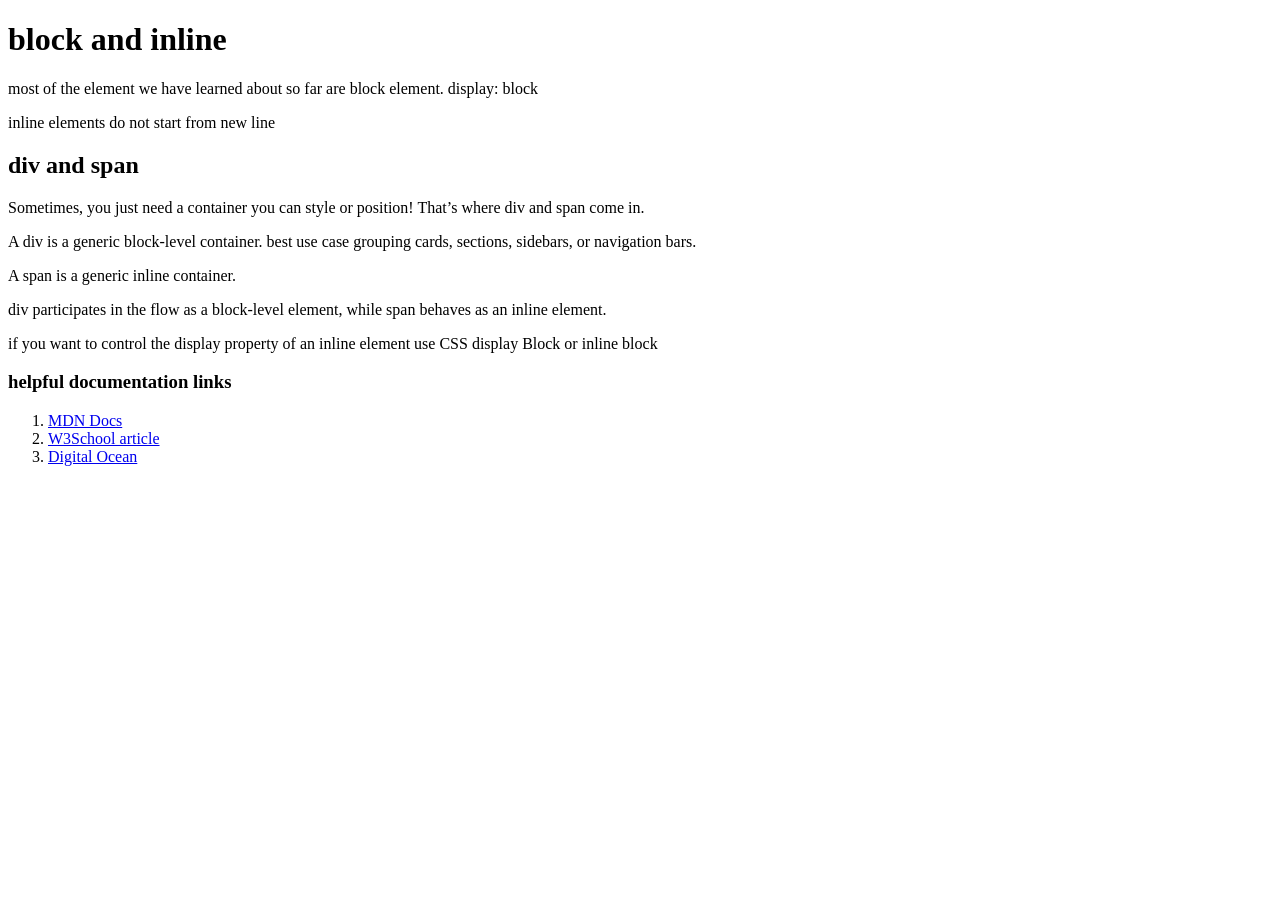
<file: css-foundation/block-and-inline/index.html>
<!DOCTYPE html>
<html lang="en">
<head>
    <meta charset="UTF-8">
    <meta name="viewport" content="width=device-width, initial-scale=1.0">
    <title>block and inline</title>
</head>
<body>
   <h1>block and inline</h1> 
   <p>most of the element we have learned about so far are block element. display: block </p>
   <p>inline elements do not start from new line </p>
   <h2>div and span </h2>
   <p>Sometimes, you just need a container you can style or position! That’s where div and span come in.</p>
   <p>A div is a generic block-level container. best use case grouping cards, sections, sidebars, or navigation bars.</p>
   <p>A span is a generic inline container.</p>
   <p>div participates in the flow as a block-level element, while span behaves as an inline element.</p>
   <p>if you want to control the display property of an inline element use CSS display Block or inline block</p>

   <h3>helpful documentation links</h3>
   <ol>
    <li><a href="https://developer.mozilla.org/en-US/docs/Learn_web_development/Core/CSS_layout/Introduction">MDN Docs</a></li>
    <li><a href="https://www.w3schools.com/html/html_blocks.asp">W3School article</a></li>
    <li><a href="https://www.digitalocean.com/community/tutorials/css-display-inline-vs-inline-block">Digital Ocean</a></li>
   </ol>
</body>
</html>
</file>
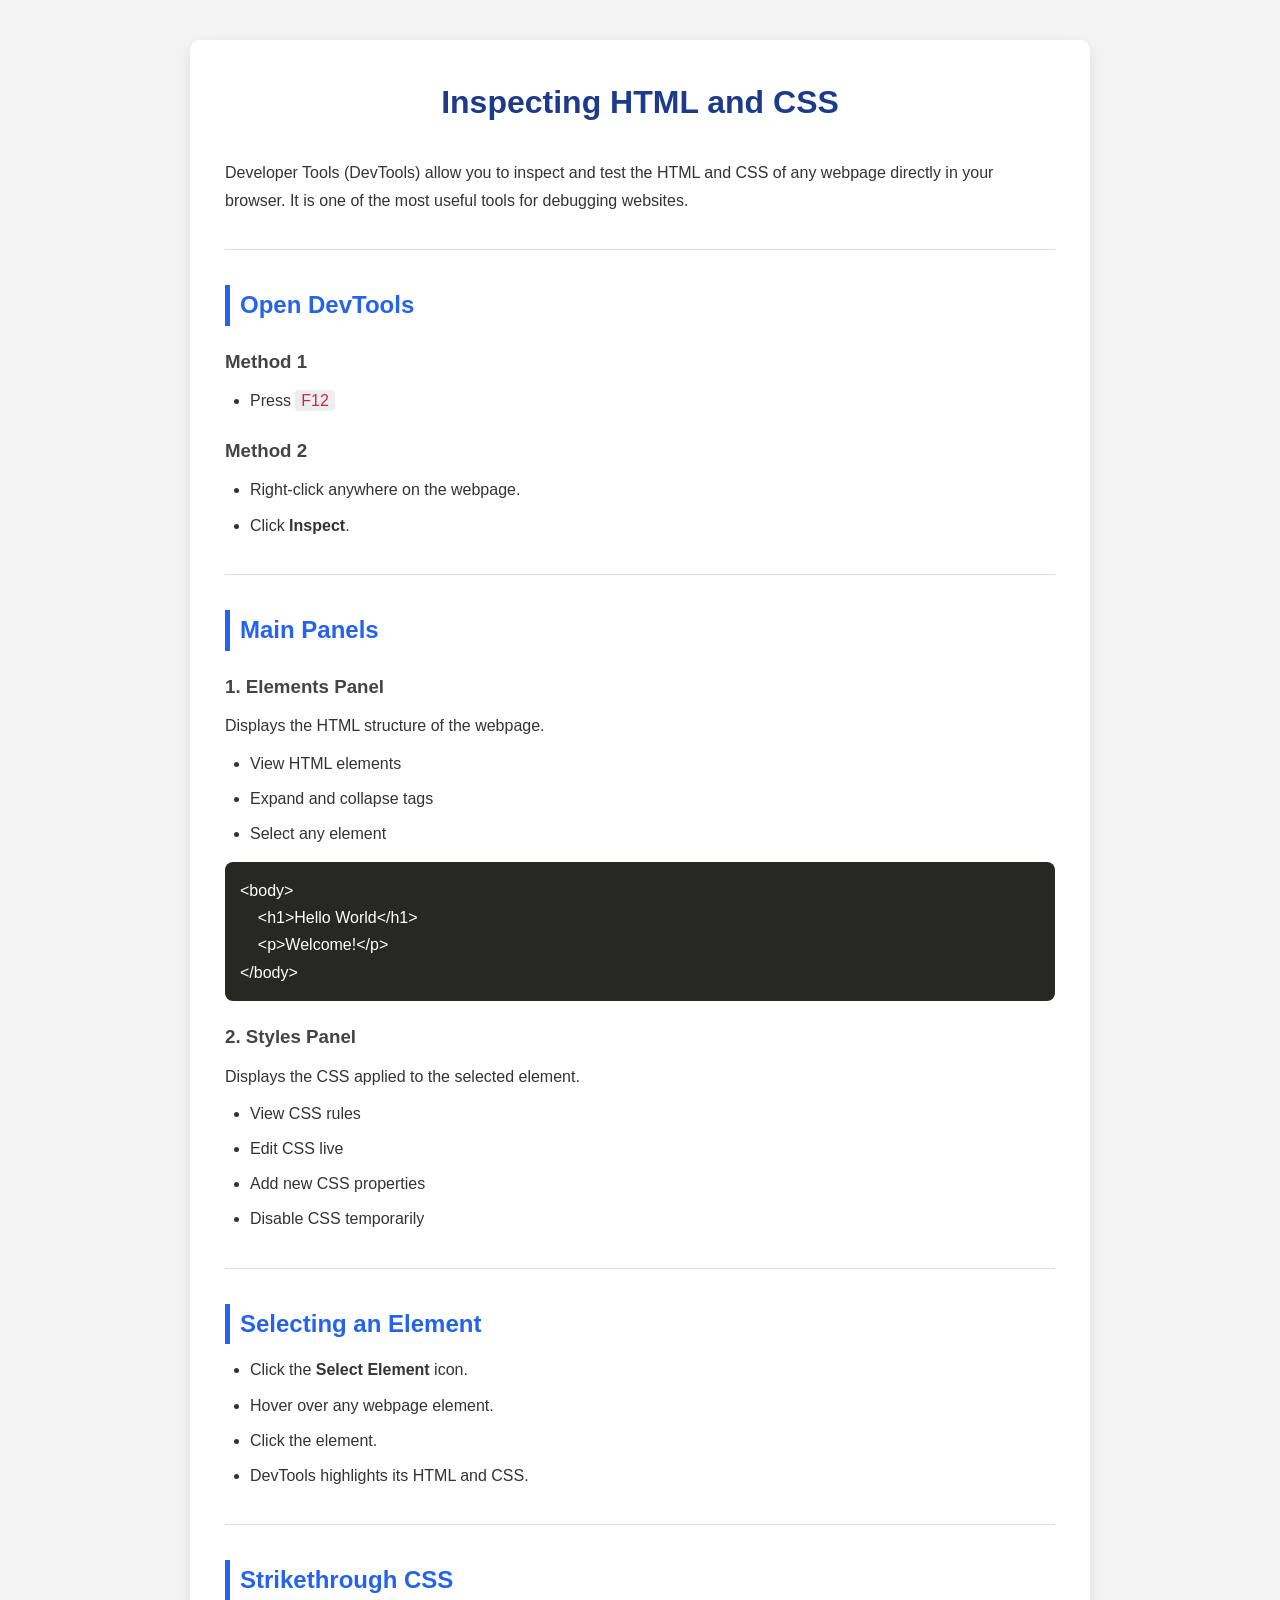
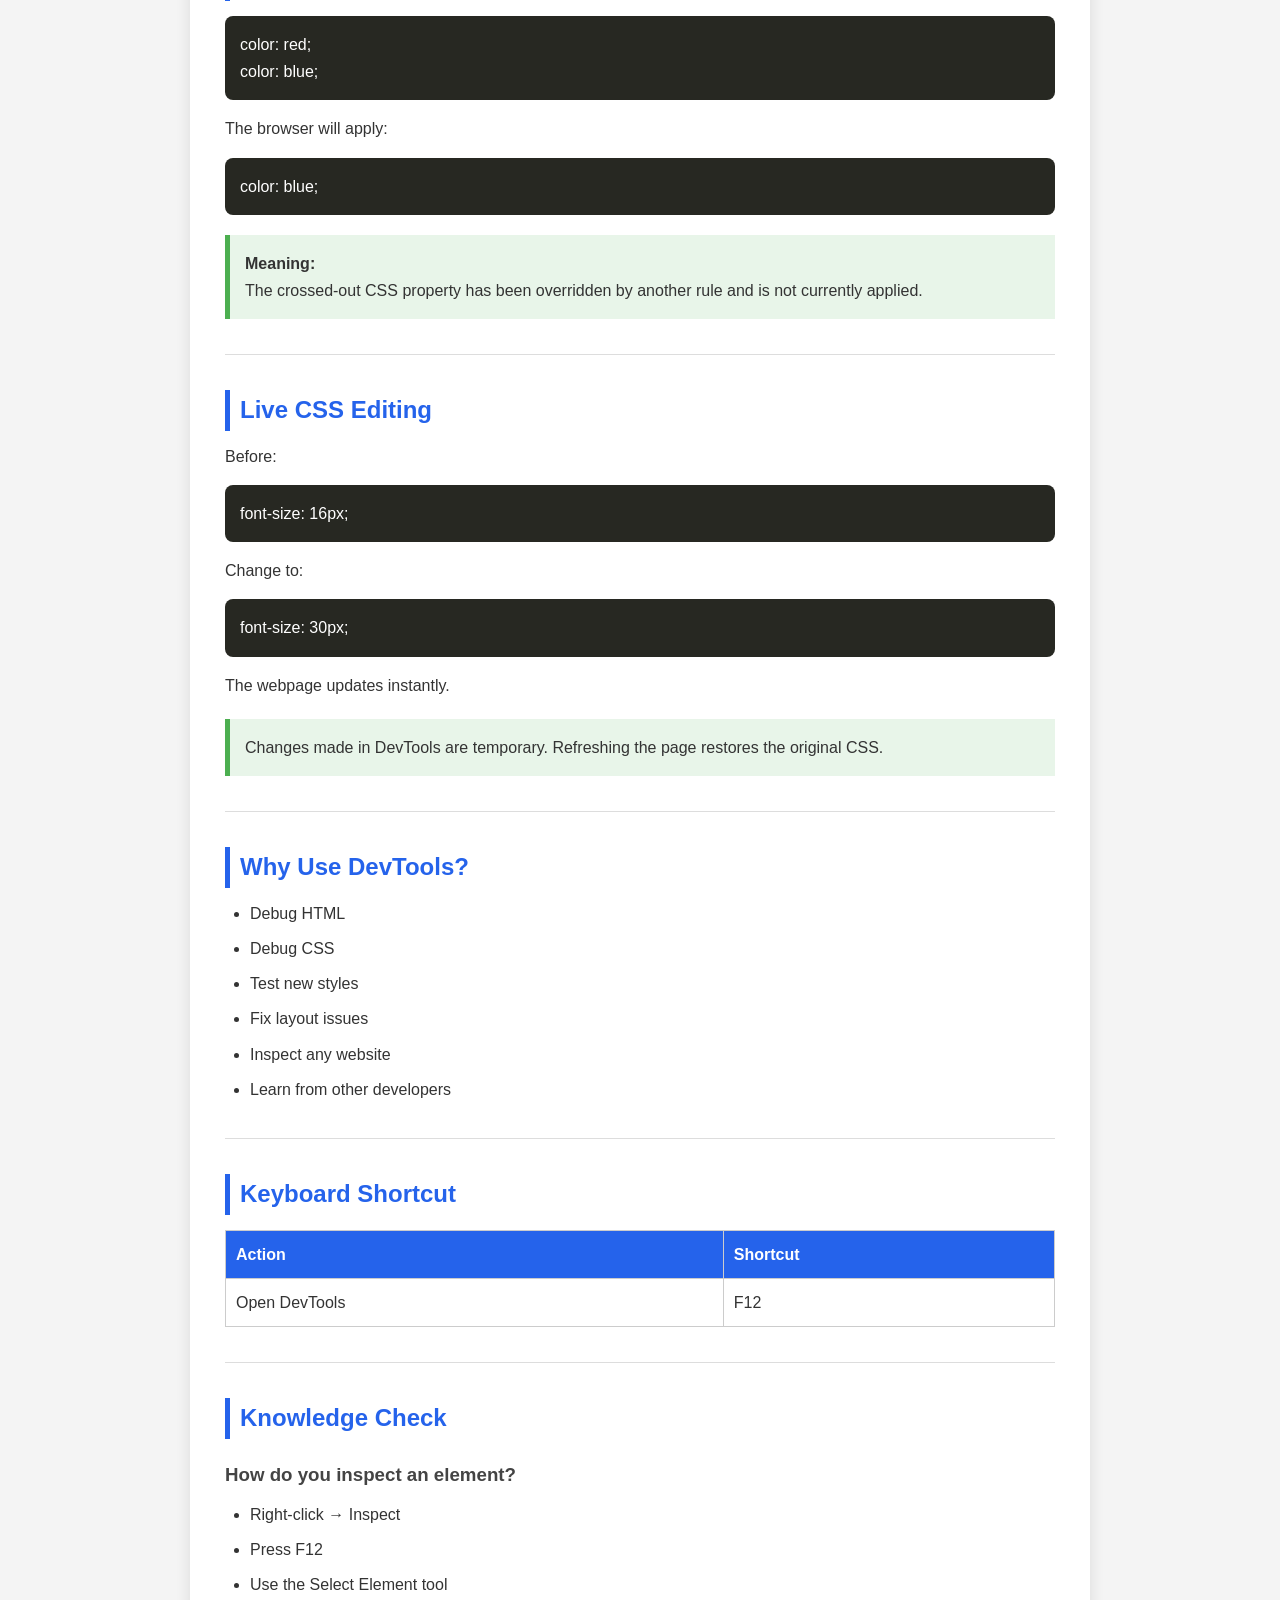
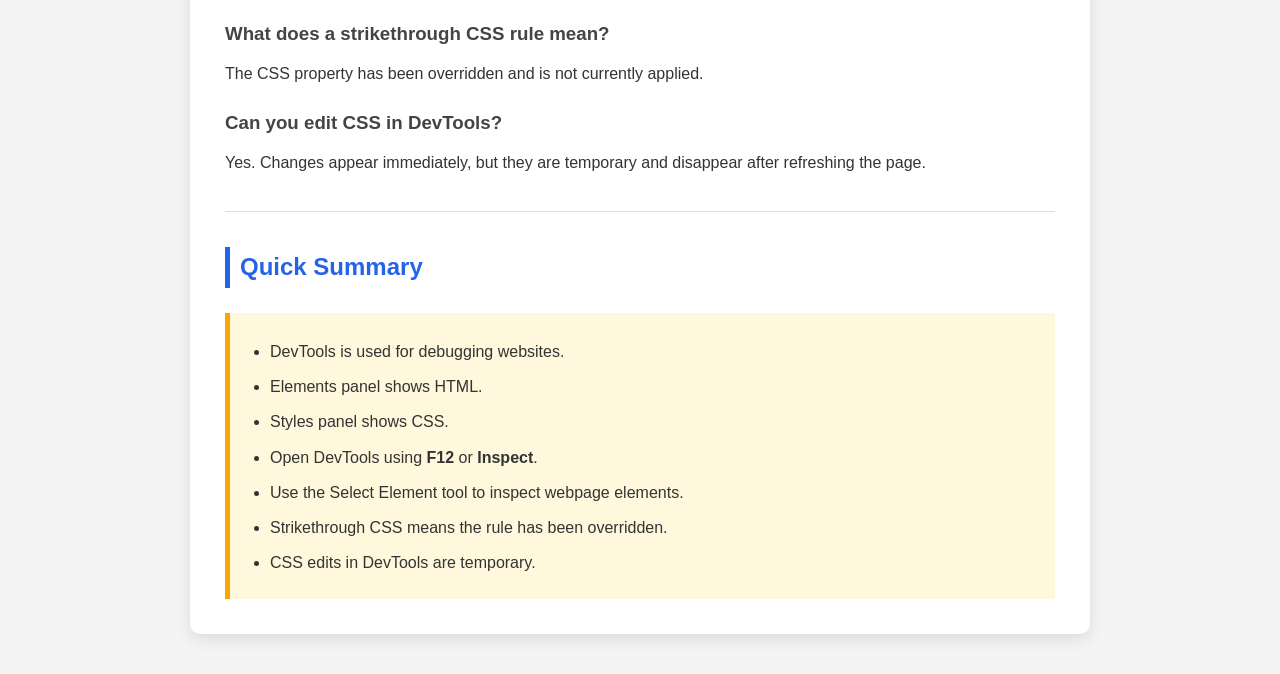
<file: css-foundation/devtool/index.html>
<!DOCTYPE html>
<html lang="en">
<head>
    <meta charset="UTF-8">
    <meta name="viewport" content="width=device-width, initial-scale=1.0">
    <title>Inspecting HTML and CSS | Notes</title>

    <style>
        * {
            margin: 0;
            padding: 0;
            box-sizing: border-box;
            font-family: Arial, Helvetica, sans-serif;
        }

        body {
            background: #f4f4f4;
            color: #333;
            line-height: 1.7;
            padding: 40px;
        }

        .container {
            max-width: 900px;
            margin: auto;
            background: white;
            padding: 35px;
            border-radius: 10px;
            box-shadow: 0 5px 15px rgba(0,0,0,.1);
        }

        h1 {
            text-align: center;
            color: #1e3a8a;
            margin-bottom: 30px;
        }

        h2 {
            color: #2563eb;
            margin-top: 35px;
            margin-bottom: 12px;
            border-left: 5px solid #2563eb;
            padding-left: 10px;
        }

        h3 {
            margin-top: 20px;
            color: #444;
        }

        p {
            margin: 10px 0;
        }

        ul {
            margin-left: 25px;
            margin-top: 10px;
        }

        li {
            margin-bottom: 8px;
        }

        code {
            background: #eee;
            padding: 2px 6px;
            border-radius: 4px;
            color: #c7254e;
        }

        pre {
            background: #272822;
            color: white;
            padding: 15px;
            border-radius: 8px;
            overflow-x: auto;
            margin: 15px 0;
        }

        table {
            width: 100%;
            border-collapse: collapse;
            margin-top: 15px;
        }

        table,
        th,
        td {
            border: 1px solid #ccc;
        }

        th {
            background: #2563eb;
            color: white;
        }

        th,
        td {
            padding: 10px;
            text-align: left;
        }

        .note {
            background: #e8f5e9;
            border-left: 5px solid #4caf50;
            padding: 15px;
            margin: 20px 0;
        }

        .summary {
            background: #fff8dc;
            border-left: 5px solid orange;
            padding: 15px;
            margin-top: 25px;
        }

        hr {
            margin: 35px 0;
            border: none;
            border-top: 1px solid #ddd;
        }
    </style>
</head>

<body>

<div class="container">

<h1>Inspecting HTML and CSS</h1>

<p>
Developer Tools (DevTools) allow you to inspect and test the HTML and CSS of any webpage directly in your browser. It is one of the most useful tools for debugging websites.
</p>

<hr>

<h2>Open DevTools</h2>

<h3>Method 1</h3>

<ul>
    <li>Press <code>F12</code></li>
</ul>

<h3>Method 2</h3>

<ul>
    <li>Right-click anywhere on the webpage.</li>
    <li>Click <strong>Inspect</strong>.</li>
</ul>

<hr>

<h2>Main Panels</h2>

<h3>1. Elements Panel</h3>

<p>
Displays the HTML structure of the webpage.
</p>

<ul>
    <li>View HTML elements</li>
    <li>Expand and collapse tags</li>
    <li>Select any element</li>
</ul>

<pre>
&lt;body&gt;
    &lt;h1&gt;Hello World&lt;/h1&gt;
    &lt;p&gt;Welcome!&lt;/p&gt;
&lt;/body&gt;
</pre>

<h3>2. Styles Panel</h3>

<p>
Displays the CSS applied to the selected element.
</p>

<ul>
    <li>View CSS rules</li>
    <li>Edit CSS live</li>
    <li>Add new CSS properties</li>
    <li>Disable CSS temporarily</li>
</ul>

<hr>

<h2>Selecting an Element</h2>

<ul>
    <li>Click the <strong>Select Element</strong> icon.</li>
    <li>Hover over any webpage element.</li>
    <li>Click the element.</li>
    <li>DevTools highlights its HTML and CSS.</li>
</ul>

<hr>

<h2>Strikethrough CSS</h2>

<pre>
color: red;
color: blue;
</pre>

<p>
The browser will apply:
</p>

<pre>
color: blue;
</pre>

<div class="note">
<strong>Meaning:</strong><br>
The crossed-out CSS property has been overridden by another rule and is not currently applied.
</div>

<hr>

<h2>Live CSS Editing</h2>

<p>Before:</p>

<pre>
font-size: 16px;
</pre>

<p>Change to:</p>

<pre>
font-size: 30px;
</pre>

<p>
The webpage updates instantly.
</p>

<div class="note">
Changes made in DevTools are temporary. Refreshing the page restores the original CSS.
</div>

<hr>

<h2>Why Use DevTools?</h2>

<ul>
    <li>Debug HTML</li>
    <li>Debug CSS</li>
    <li>Test new styles</li>
    <li>Fix layout issues</li>
    <li>Inspect any website</li>
    <li>Learn from other developers</li>
</ul>

<hr>

<h2>Keyboard Shortcut</h2>

<table>
    <tr>
        <th>Action</th>
        <th>Shortcut</th>
    </tr>

    <tr>
        <td>Open DevTools</td>
        <td>F12</td>
    </tr>
</table>

<hr>

<h2>Knowledge Check</h2>

<h3>How do you inspect an element?</h3>

<ul>
    <li>Right-click → Inspect</li>
    <li>Press F12</li>
    <li>Use the Select Element tool</li>
</ul>

<h3>What does a strikethrough CSS rule mean?</h3>

<p>
The CSS property has been overridden and is not currently applied.
</p>

<h3>Can you edit CSS in DevTools?</h3>

<p>
Yes. Changes appear immediately, but they are temporary and disappear after refreshing the page.
</p>

<hr>

<h2>Quick Summary</h2>

<div class="summary">
<ul>
    <li>DevTools is used for debugging websites.</li>
    <li>Elements panel shows HTML.</li>
    <li>Styles panel shows CSS.</li>
    <li>Open DevTools using <strong>F12</strong> or <strong>Inspect</strong>.</li>
    <li>Use the Select Element tool to inspect webpage elements.</li>
    <li>Strikethrough CSS means the rule has been overridden.</li>
    <li>CSS edits in DevTools are temporary.</li>
</ul>
</div>

</div>

</body>
</html>
</file>
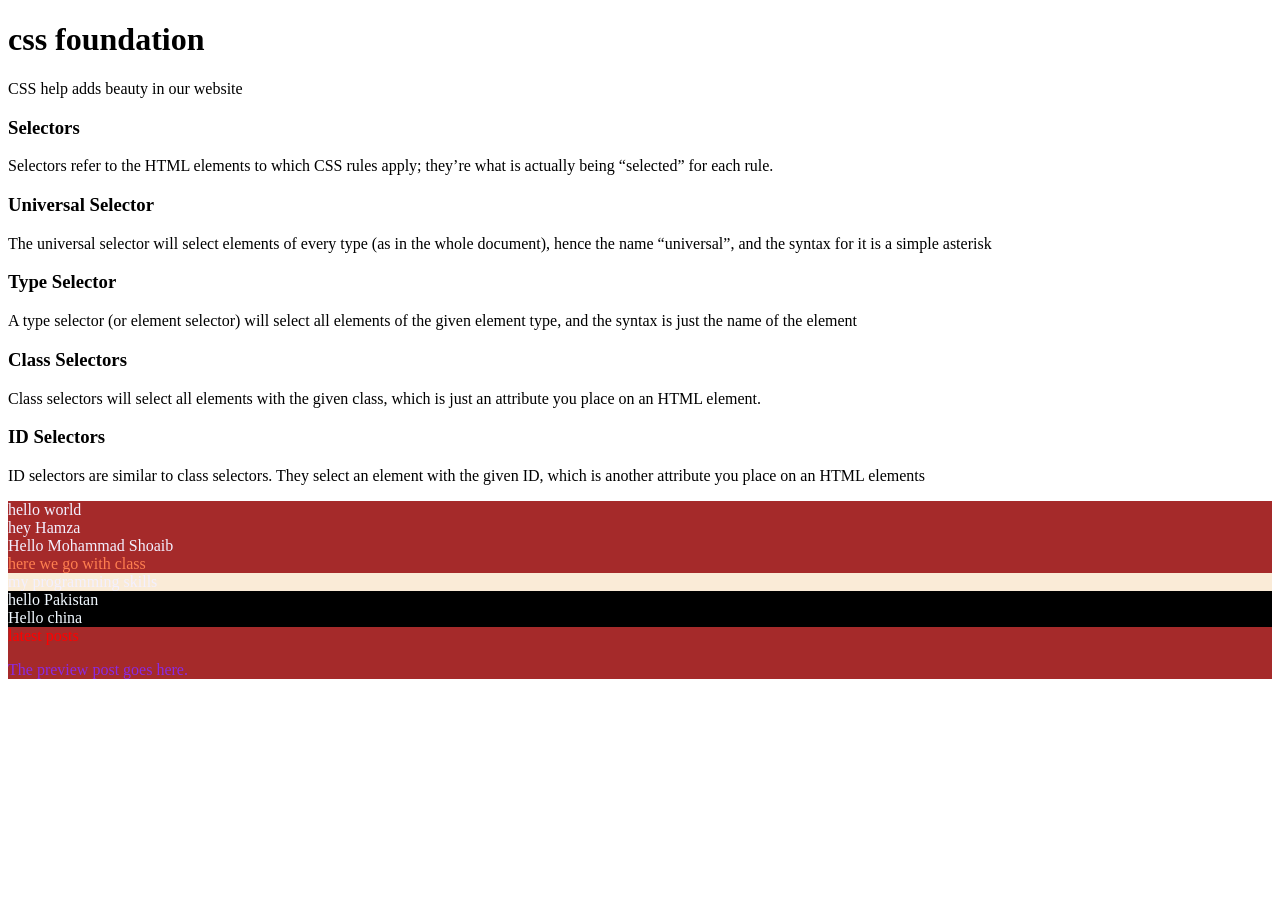
<file: css-foundation/intro-to-css/index.html>
<!DOCTYPE html>
<html lang="en">
<head>
    <meta charset="UTF-8">
    <meta name="viewport" content="width=device-width, initial-scale=1.0">
    <title>intro to css</title>
    <link rel="stylesheet" href="style.css">
</head>
<body>
    <h1>css foundation</h1>
    <p>CSS help adds beauty in our website</p>
    <!-- Selector -- Property --- Value -->
     <h3>Selectors</h3>
     <p>
        Selectors refer to the HTML elements to which CSS rules apply; they’re what is actually being “selected” for each rule.
     </p>
     <h3>Universal Selector</h3>
     <p>
        The universal selector will select elements of every type (as in the whole document), hence the name “universal”, and the syntax for it is a simple asterisk
     </p>
     <h3>Type Selector</h3>
     <p>
        A type selector (or element selector) will select all elements of the given element type, and the syntax is just the name of the element
     </p>
     <h3>Class Selectors</h3>
     <p>
        Class selectors will select all elements with the given class, which is just an attribute you place on an HTML element.
     </p>
     <h3>ID Selectors</h3>
     <p>
        ID selectors are similar to class selectors. They select an element with the given ID, which is another attribute you place on an HTML elements
     </p>

     <!-- curriculum code -->
      <div>hello world</div>
      <div>hey Hamza</div>
      <div>Hello Mohammad Shoaib</div>

      <!-- class attribute -->
       <div class="text">here we go with class</div>
       <!-- case sensitive. -->
       <!-- you can use the same class on as many elements as you want.. -->
        <div id="myid">my programming skills</div>

        <div class="read">hello Pakistan</div>
        <div class="unread">Hello china</div>

        <div>
            <div class="subsection header">latest posts</div>
            <p class="subsection" id="preview">The preview post goes here.</p>
        </div>
        <div class="ancestors">
            <div class="contents">
                <div class="contents"></div>
            </div>
        </div>
        <div class="contents"></div>


</body>
</html>
</file>
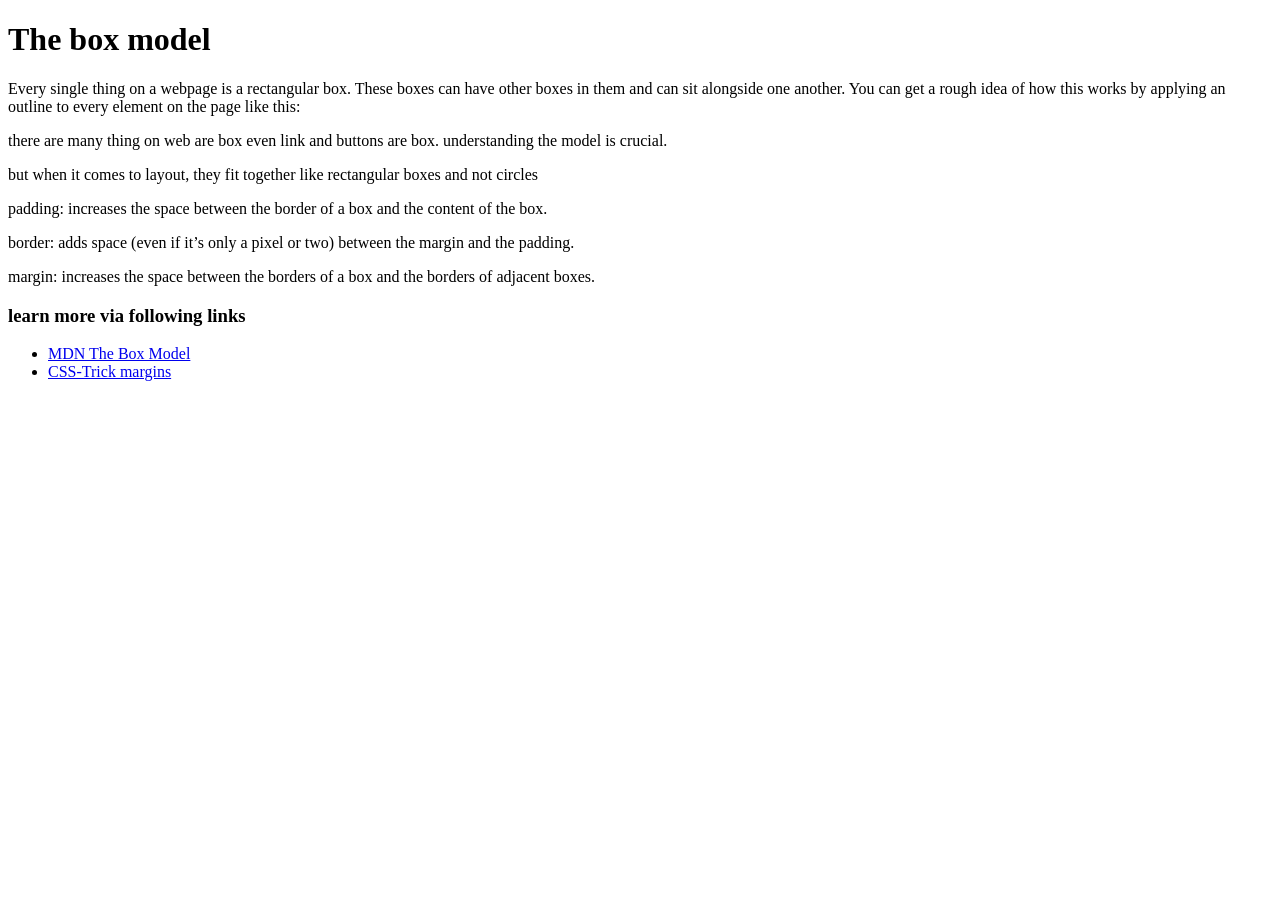
<file: css-foundation/the-box-model/index.html>
<!DOCTYPE html>
<html lang="en">
<head>
    <meta charset="UTF-8">
    <meta name="viewport" content="width=device-width, initial-scale=1.0">
    <title>The Box Model</title>
</head>
<body>
    <h1>The box model</h1>
    <P>Every single thing on a webpage is a rectangular box. These boxes can have other boxes in them and can sit alongside one another. You can get a rough idea of how this works by applying an outline to every element on the page like this:</P>
    <P>there are many thing on web are box even link and buttons are box. understanding the model is crucial.</P>
    <p> but when it comes to layout, they fit together like rectangular boxes and not circles</p>
    <!-- useful when it comes to box manipulate -->
     <p>padding: increases the space between the border of a box and the content of the box.</p>
     <p>border: adds space (even if it’s only a pixel or two) between the margin and the padding.</p>
     <p>margin: increases the space between the borders of a box and the borders of adjacent boxes.</p>
     <h3>learn more via following links</h3>
     <ul>
     <li><a href="https://developer.mozilla.org/en-US/docs/Learn_web_development/Core/Styling_basics/Box_model"> MDN The Box Model</a></li>
     <li><a href="https://css-tricks.com/almanac/properties/m/margin/">CSS-Trick margins</a></li>
     </ul>

</body>
</html>
</file>
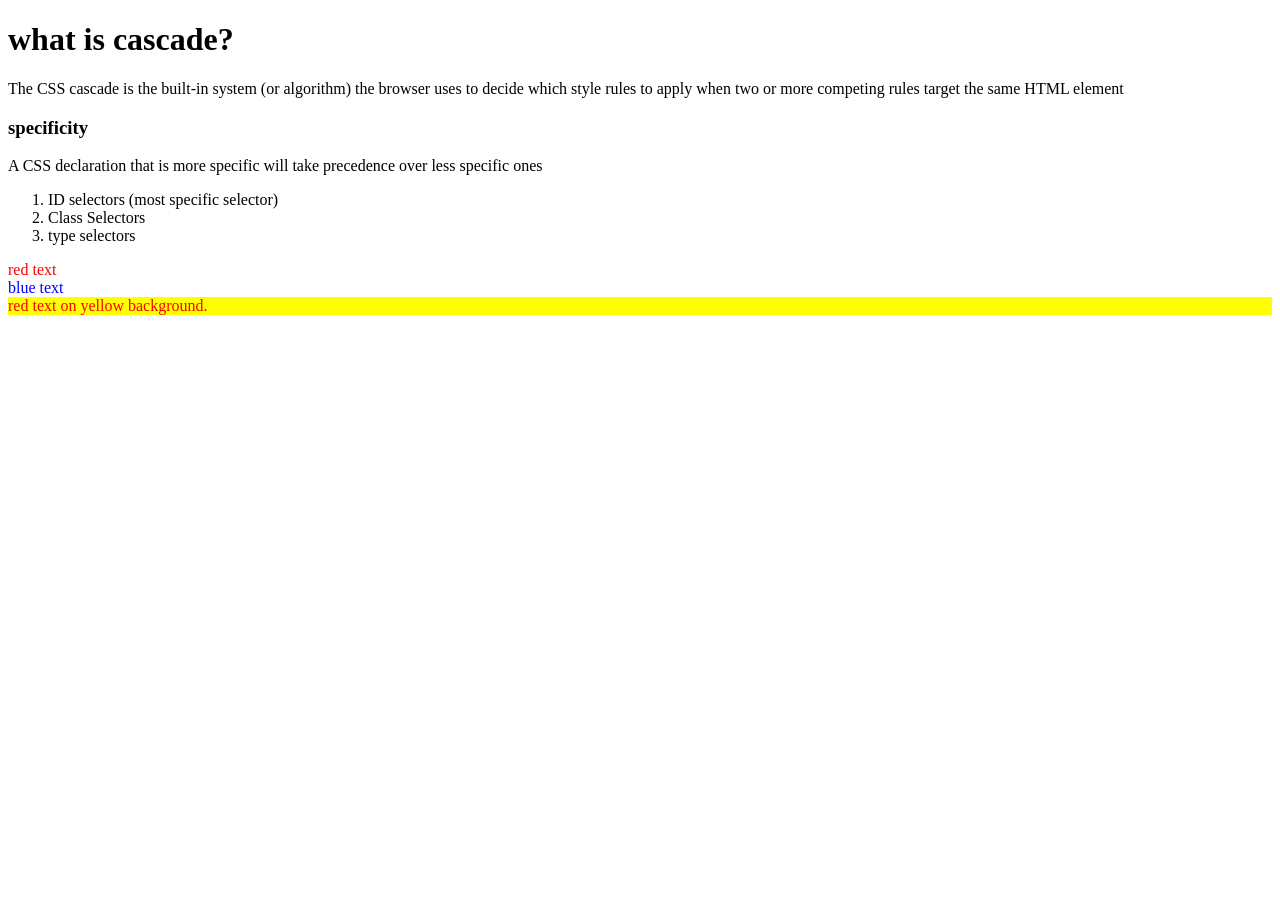
<file: css-foundation/the-cascade/index.html>
<!DOCTYPE html>
<html lang="en">
<head>
    <meta charset="UTF-8">
    <meta name="viewport" content="width=device-width, initial-scale=1.0">
    <title>cascades</title>
    <link rel="stylesheet" href="style.css">
</head>
<body>
   <h1>what is cascade?</h1>
   <p>The CSS cascade is the built-in system (or algorithm) the browser uses to decide which style rules to apply when two or more competing rules target the same HTML element</p>
   <h3>specificity</h3> 
   <p>A CSS declaration that is more specific will take precedence over less specific ones</p>
   <ol>
    <li>ID selectors (most specific selector)</li>
    <li>Class Selectors</li>
    <li>type selectors</li>
   </ol>
<!-- practice zone for css cascade -->
<div class="main">
    <div class="list subsection">red text</div>
</div>
<!-- lets play around -->
<div class="main">
    <div class="list" id="subsection">blue text</div>
    <!--  ID beats class. In this case, -->
</div>
<div class="main-one">
    <div class="list" id="subsection-one">red text on yellow background.</div>
    <!-- And a bit more complex: -->
</div>
<!-- index.html -->

<div id="parent">
  <div class="child"></div>
</div>


</body>
</html>
</file>
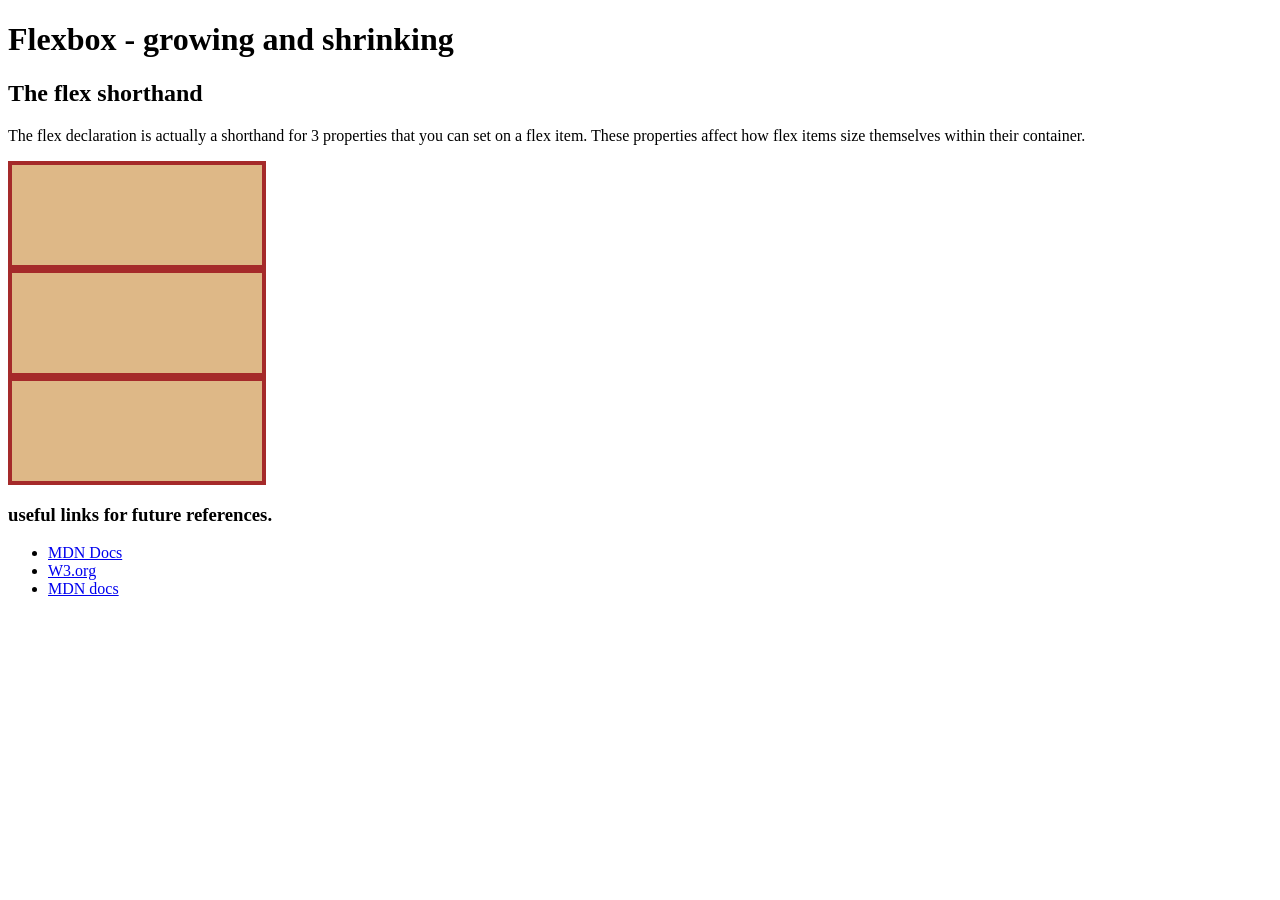
<file: flexbox/growing-and-shrinking/index.html>
<!DOCTYPE html>
<html lang="en">
<head>
    <meta charset="UTF-8">
    <meta name="viewport" content="width=device-width, initial-scale=1.0">
    <title>Growing And Shrinking</title>
    <link rel="stylesheet" href="style.css">
</head>
<body>
    <h1>Flexbox - growing and shrinking</h1>
    <h2>The flex shorthand</h2>
    <p>The flex declaration is actually a shorthand for 3 properties that you can set on a flex item. These properties affect how flex items size themselves within their container.</p>

        <!-- code here -->
     <div class="flex-container">
  <div class="one"></div>
  <div class="two"></div>
  <div class="three"></div>
</div>

<h3>useful links for future references.</h3>
<ul>
    <li> <a href="https://developer.mozilla.org/en-US/docs/Web/CSS/Reference/Properties/flex">MDN Docs</a></li>
    <li><a href="https://www.w3.org/TR/css-flexbox-1/#flex-common">W3.org</a></li>
    <li><a href="https://developer.mozilla.org/en-US/docs/Web/CSS/Guides/Cascade/Shorthand_properties">MDN docs</a></li>
</ul>
</body>
</html>
</file>
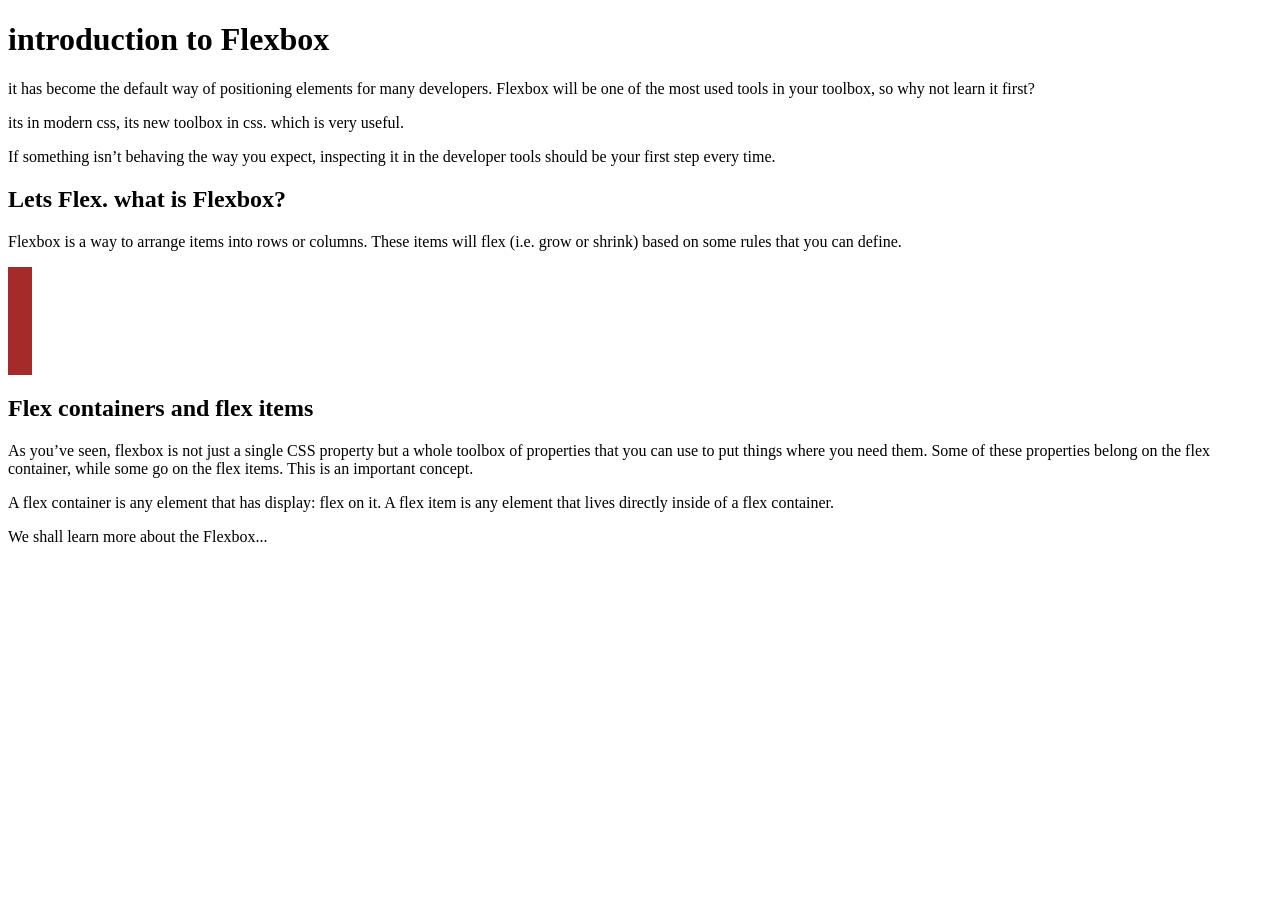
<file: flexbox/intro-to-flexbox/index.html>
<!DOCTYPE html>
<html lang="en">
<head>
    <meta charset="UTF-8">
    <meta name="viewport" content="width=device-width, initial-scale=1.0">
    <title>Flexbox</title>
    <link rel="stylesheet" href="style.css">
</head>
<body>
    <h1>introduction to Flexbox</h1>
    <p>it has become the default way of positioning elements for many developers. Flexbox will be one of the most used tools in your toolbox, so why not learn it first?</p>
    <p>its in modern css, its new toolbox in css. which is very useful.</p>
    <p> If something isn’t behaving the way you expect, inspecting it in the developer tools should be your first step every time.</p>
    <h2>Lets Flex. what is Flexbox? </h2>
    <p>Flexbox is a way to arrange items into rows or columns. These items will flex (i.e. grow or shrink) based on some rules that you can define.</p>

    <!-- code here -->
     <div class="flex-container">
  <div class="one"></div>
  <div class="two"></div>
  <div class="three"></div>
</div>
<h2>Flex containers and flex items</h2>
<p>As you’ve seen, flexbox is not just a single CSS property but a whole toolbox of properties that you can use to put things where you need them. Some of these properties belong on the flex container, while some go on the flex items. This is an important concept.</p>
<p>A flex container is any element that has display: flex on it. A flex item is any element that lives directly inside of a flex container.</p>
<p>We shall learn more about the Flexbox...</p>
</body>
</html>
</file>
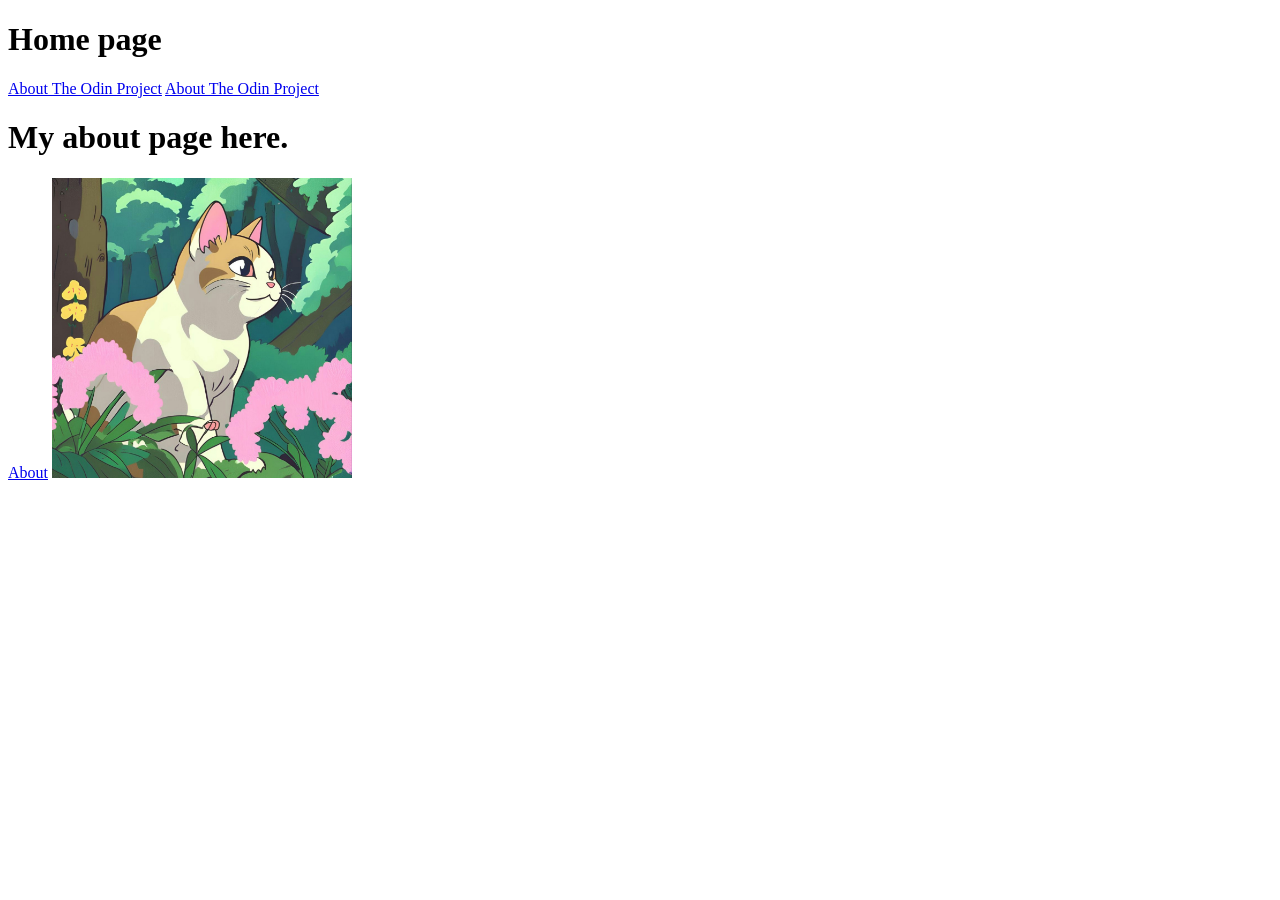
<file: html-css-foundation/link-and-image/index.html>
<!DOCTYPE html>
<html lang="en">
<head>
    <meta charset="UTF-8">
    <meta name="viewport" content="width=device-width, initial-scale=1.0">
    <title>Oden Links and images</title>
</head>
<body>
    <h1>Home page</h1>
    <a href="https://www.theodinproject.com/about">About The Odin Project</a>
    <!-- You can link to videos, pdf files, images, and so on, but for the most part, you will be linking to other HTML documents. -->
<!-- Opening links in a new tab -- we use target attribute. -->
    <a href="https://www.theodinproject.com/about" target="_blank" rel="noreferrer">About The Odin Project</a>
    <h1>My about page here.</h1>
    <a href="pages/about.html">About</a>
    <img src="images/cat.jpg" alt="sweet little cat photo" height="300" width="300">
    <!-- There’s four main image formats in use on the web, and they were all designed to do different things. -->
     <!-- jpg png giff svg -->




</body>
</html>
</file>
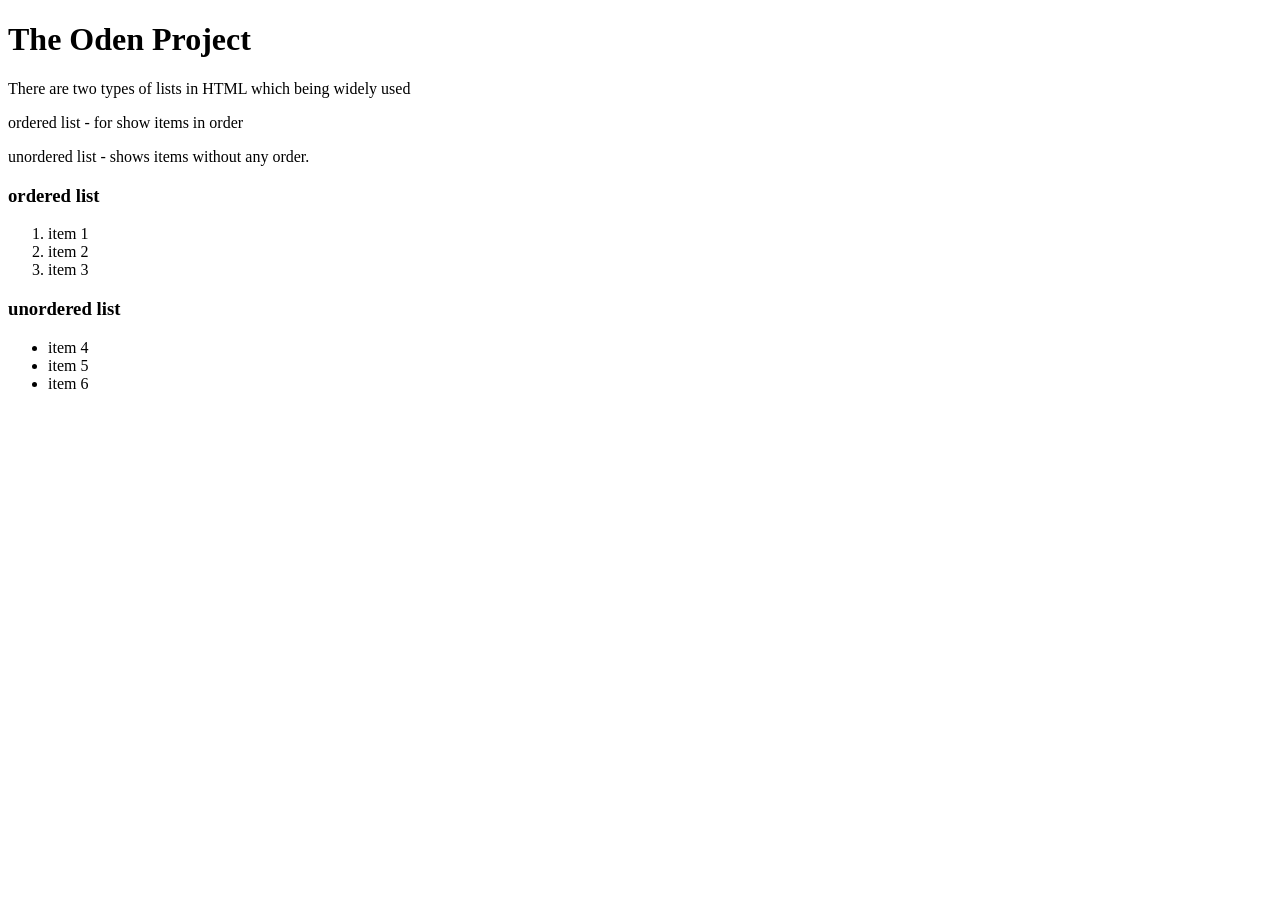
<file: html-css-foundation/lists/index.html>
<!DOCTYPE html>
<html lang="en">
<head>
    <meta charset="UTF-8">
    <meta name="viewport" content="width=device-width, initial-scale=1.0">
    <title>lists in HTML</title>
</head>
<body>
    <h1>The Oden Project</h1>
    <p>There are two types of lists in HTML which being widely used</p>
    <p>ordered list - for show items in order</p>
    <p>unordered list - shows items without any order.</p>
    <!-- creating a ordered list -->
     <h3>ordered list</h3>
     <ol>
        <li>item 1</li>
        <li>item 2</li>
        <li>item 3</li>
     </ol>
     <h3>unordered list</h3>
     <ul>
        <li>item 4</li>
        <li>item 5</li>
        <li>item 6</li>
     </ul>
</body>
</html>
</file>
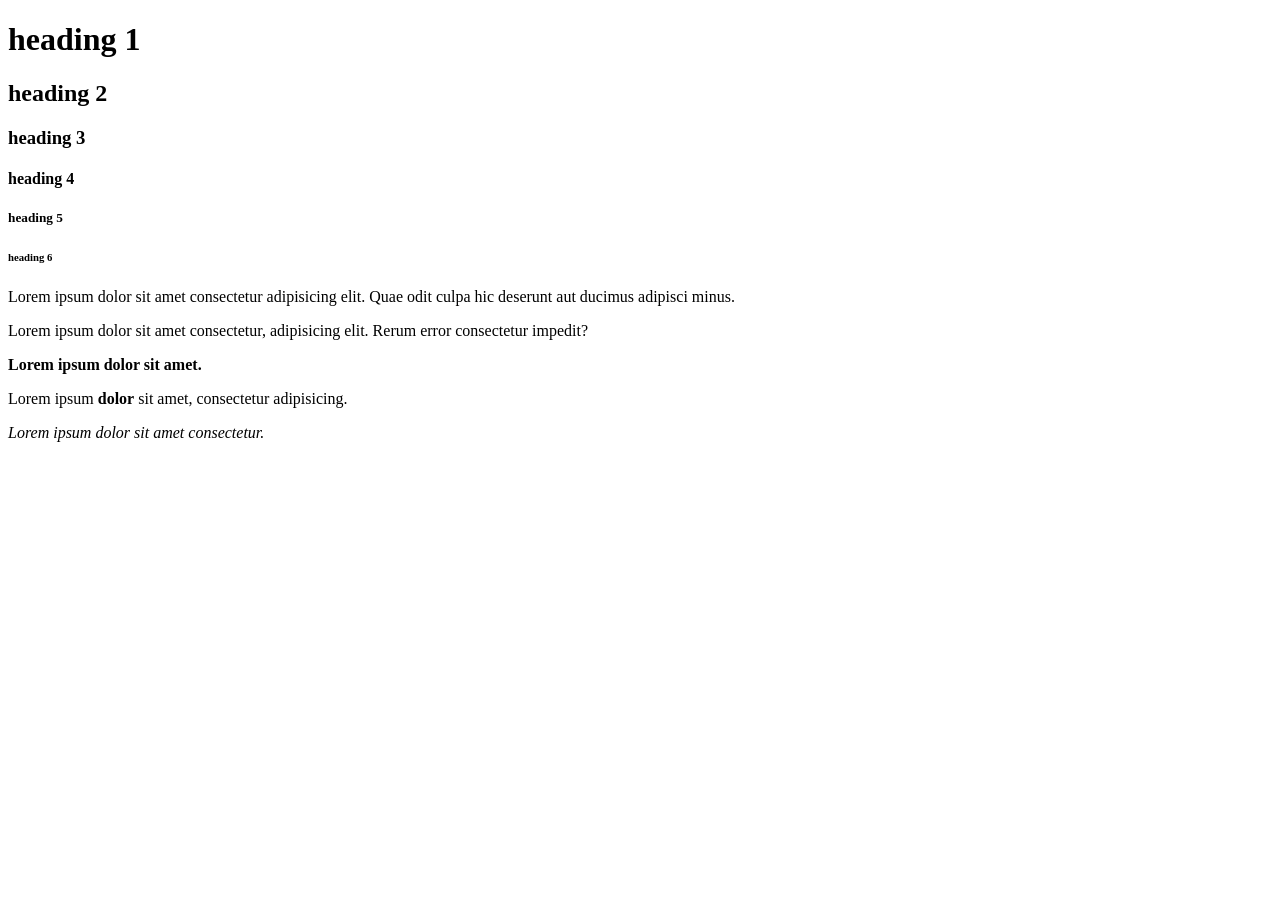
<file: html-css-foundation/working-with-text/index.html>
<!DOCTYPE html>
<html lang="en">
<head>
    <meta charset="UTF-8">
    <meta name="viewport" content="width=device-width, initial-scale=1.0">
    <title>working with text</title>
</head>
<body>
    <!-- headings 1 - 6 -->
     <h1>heading 1</h1>
     <h2>heading 2</h2>
     <h3>heading 3</h3>
     <h4>heading 4</h4>
     <h5>heading 5</h5>
     <h6>heading 6</h6>
    <!-- paragraph tag -->
    <p>Lorem ipsum dolor sit amet consectetur adipisicing elit. Quae odit culpa hic deserunt aut ducimus adipisci minus.</p>
    <p>Lorem ipsum dolor sit amet consectetur, adipisicing elit. Rerum error consectetur impedit?</p>
    <!-- strong - bold the text -->
     <strong>Lorem ipsum dolor sit amet.</strong>
     <!-- But you will probably find yourself using the strong element much more in combination with other text elements, like this: -->
      <p>Lorem ipsum <strong>dolor</strong> sit amet, consectetur adipisicing.</p>
      <!-- em element for italic -->
       <em>Lorem ipsum dolor sit amet consectetur.</em>
       <!-- html comment ---  i am a commenet -->
        <!-- vscode comment short key is : CTRL + / on windows and Linux -->
         
</body>
</html>
</file>
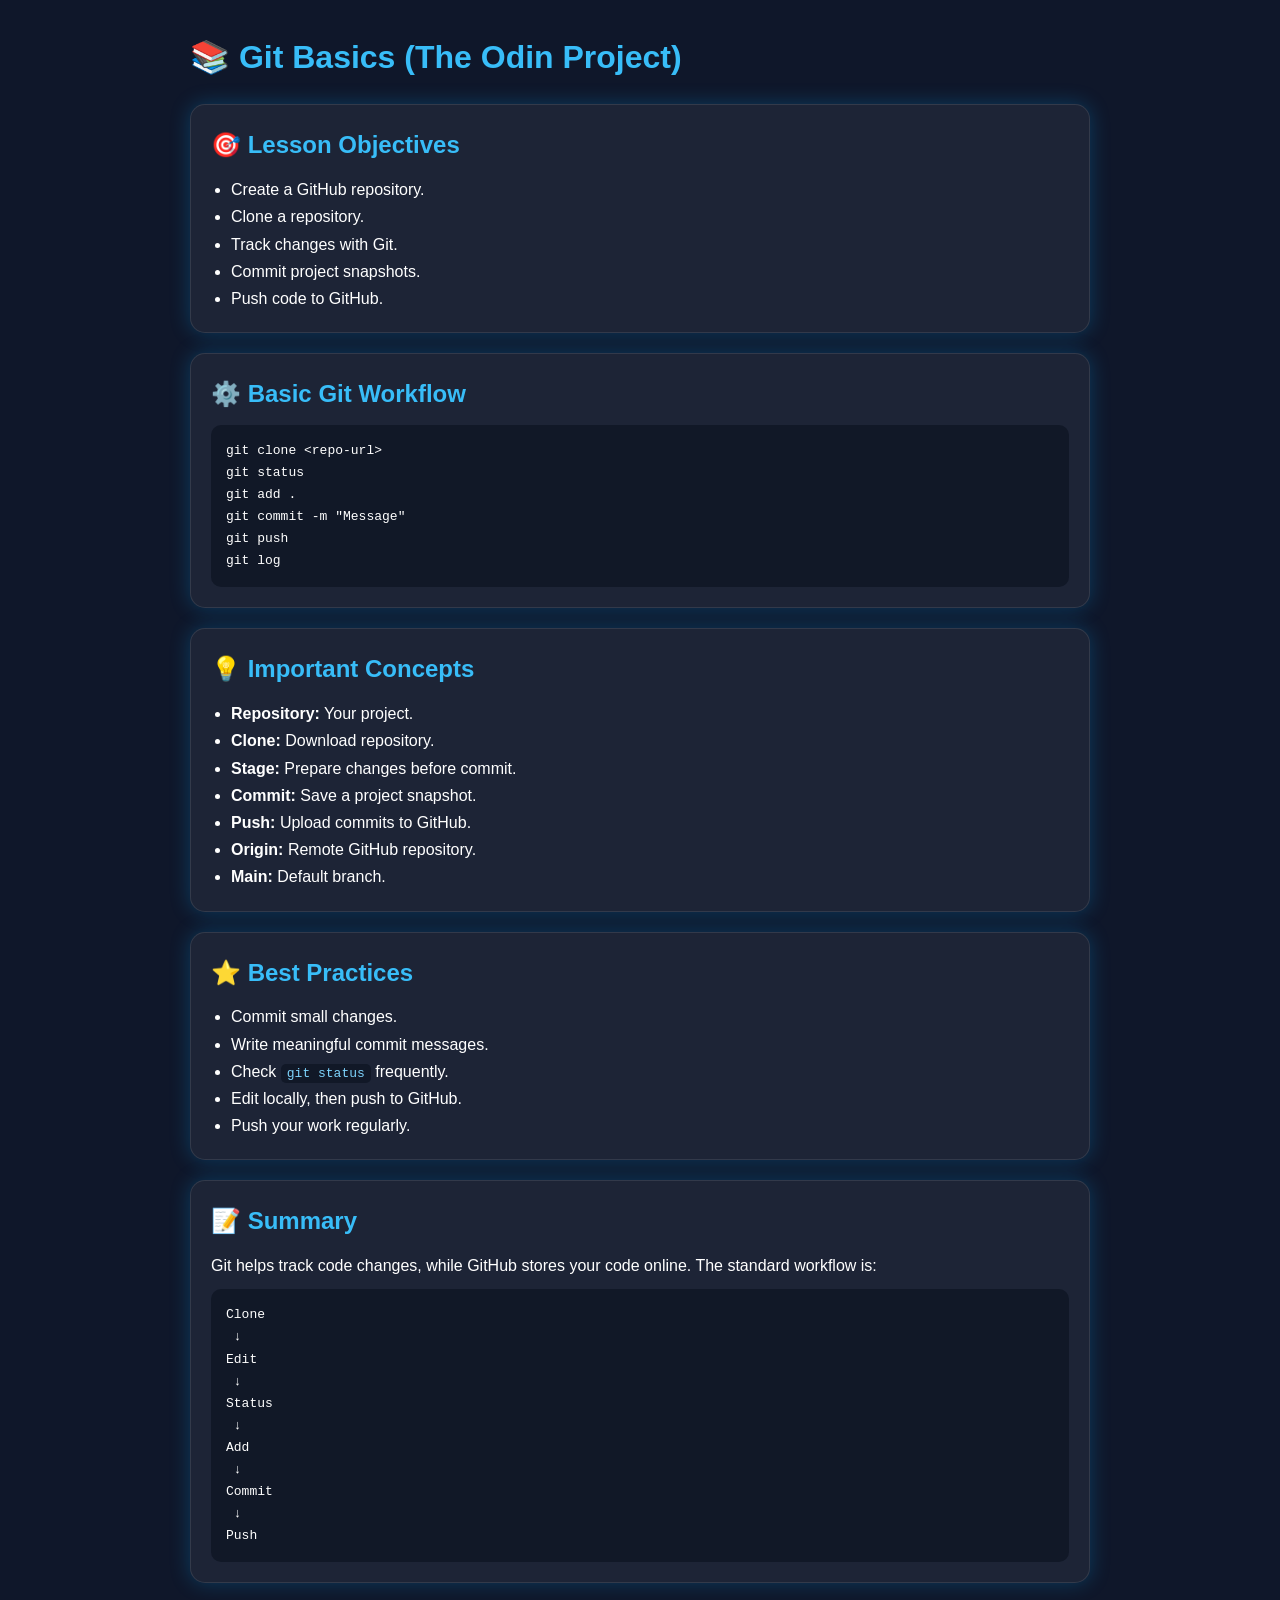
<file: git-basics/gitbasics.html>
<!DOCTYPE html>
<html lang="en">
<head>
<meta charset="UTF-8">
<meta name="viewport" content="width=device-width, initial-scale=1.0">
<title>Git Basics - The Odin Project</title>

<style>
*{margin:0;padding:0;box-sizing:border-box;}
body{
    font-family:Arial,Helvetica,sans-serif;
    background:#0f172a;
    color:#fff;
    line-height:1.7;
    padding:30px;
}

.container{
    max-width:900px;
    margin:auto;
}

.card{
    background:rgba(255,255,255,.06);
    border:1px solid rgba(255,255,255,.1);
    border-radius:15px;
    padding:20px;
    margin:20px 0;
    box-shadow:0 0 20px rgba(0,170,255,.25);
    animation:fadeUp .7s ease;
    transition:.3s;
}

.card:hover{
    transform:translateY(-5px);
    box-shadow:0 0 30px #00bfff;
}

h1,h2{
    color:#38bdf8;
    margin-bottom:10px;
}

code{
    background:#111827;
    color:#7dd3fc;
    padding:2px 6px;
    border-radius:5px;
}

pre{
    background:#111827;
    padding:15px;
    border-radius:10px;
    overflow:auto;
    margin-top:10px;
}

ul{
    padding-left:20px;
}

@keyframes fadeUp{
from{opacity:0;transform:translateY(20px);}
to{opacity:1;transform:translateY(0);}
}
</style>
</head>

<body>

<div class="container">

<h1>📚 Git Basics (The Odin Project)</h1>

<div class="card">
<h2>🎯 Lesson Objectives</h2>

<ul>
<li>Create a GitHub repository.</li>
<li>Clone a repository.</li>
<li>Track changes with Git.</li>
<li>Commit project snapshots.</li>
<li>Push code to GitHub.</li>
</ul>
</div>

<div class="card">
<h2>⚙️ Basic Git Workflow</h2>

<pre>
git clone &lt;repo-url&gt;
git status
git add .
git commit -m "Message"
git push
git log
</pre>

</div>

<div class="card">
<h2>💡 Important Concepts</h2>

<ul>
<li><b>Repository:</b> Your project.</li>
<li><b>Clone:</b> Download repository.</li>
<li><b>Stage:</b> Prepare changes before commit.</li>
<li><b>Commit:</b> Save a project snapshot.</li>
<li><b>Push:</b> Upload commits to GitHub.</li>
<li><b>Origin:</b> Remote GitHub repository.</li>
<li><b>Main:</b> Default branch.</li>
</ul>

</div>

<div class="card">
<h2>⭐ Best Practices</h2>

<ul>
<li>Commit small changes.</li>
<li>Write meaningful commit messages.</li>
<li>Check <code>git status</code> frequently.</li>
<li>Edit locally, then push to GitHub.</li>
<li>Push your work regularly.</li>
</ul>

</div>

<div class="card">
<h2>📝 Summary</h2>

<p>
Git helps track code changes, while GitHub stores your code online.
The standard workflow is:
</p>

<pre>
Clone
 ↓
Edit
 ↓
Status
 ↓
Add
 ↓
Commit
 ↓
Push
</pre>

</div>

</div>

</body>
</html>
</file>
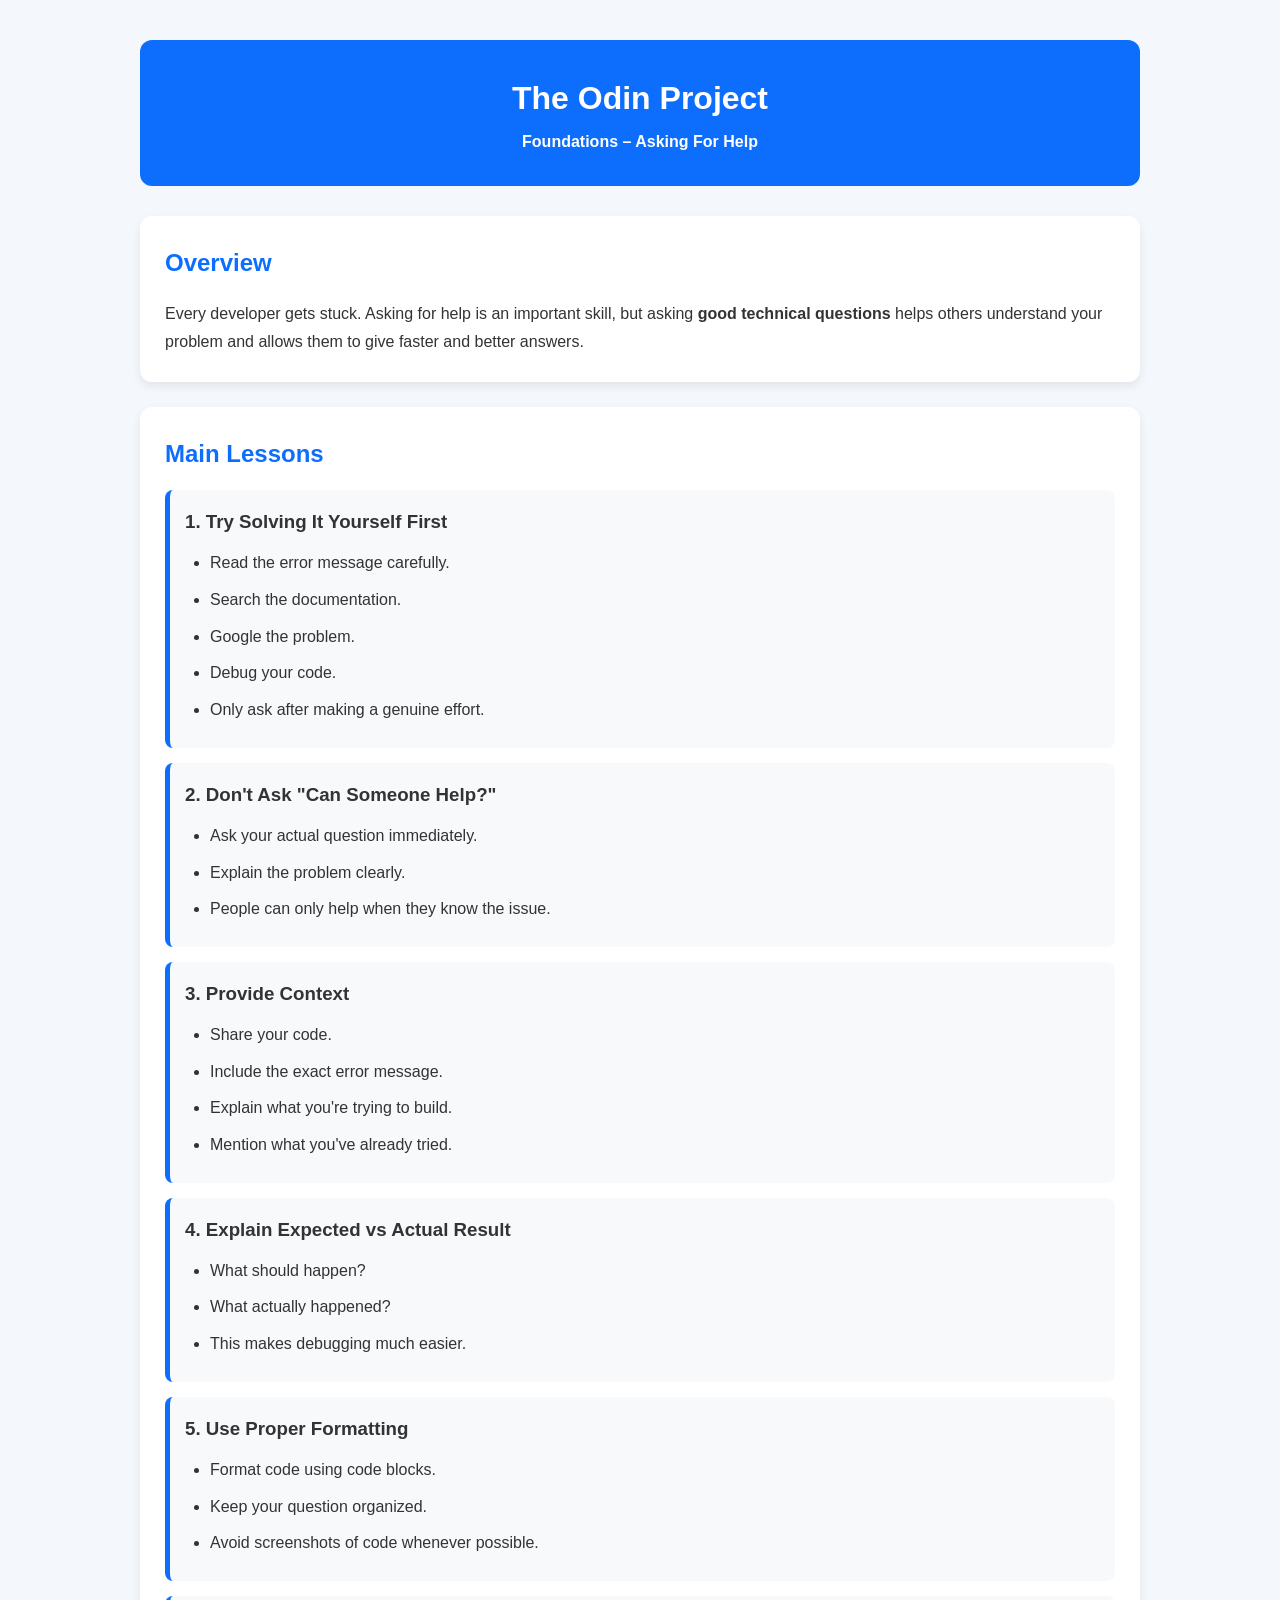
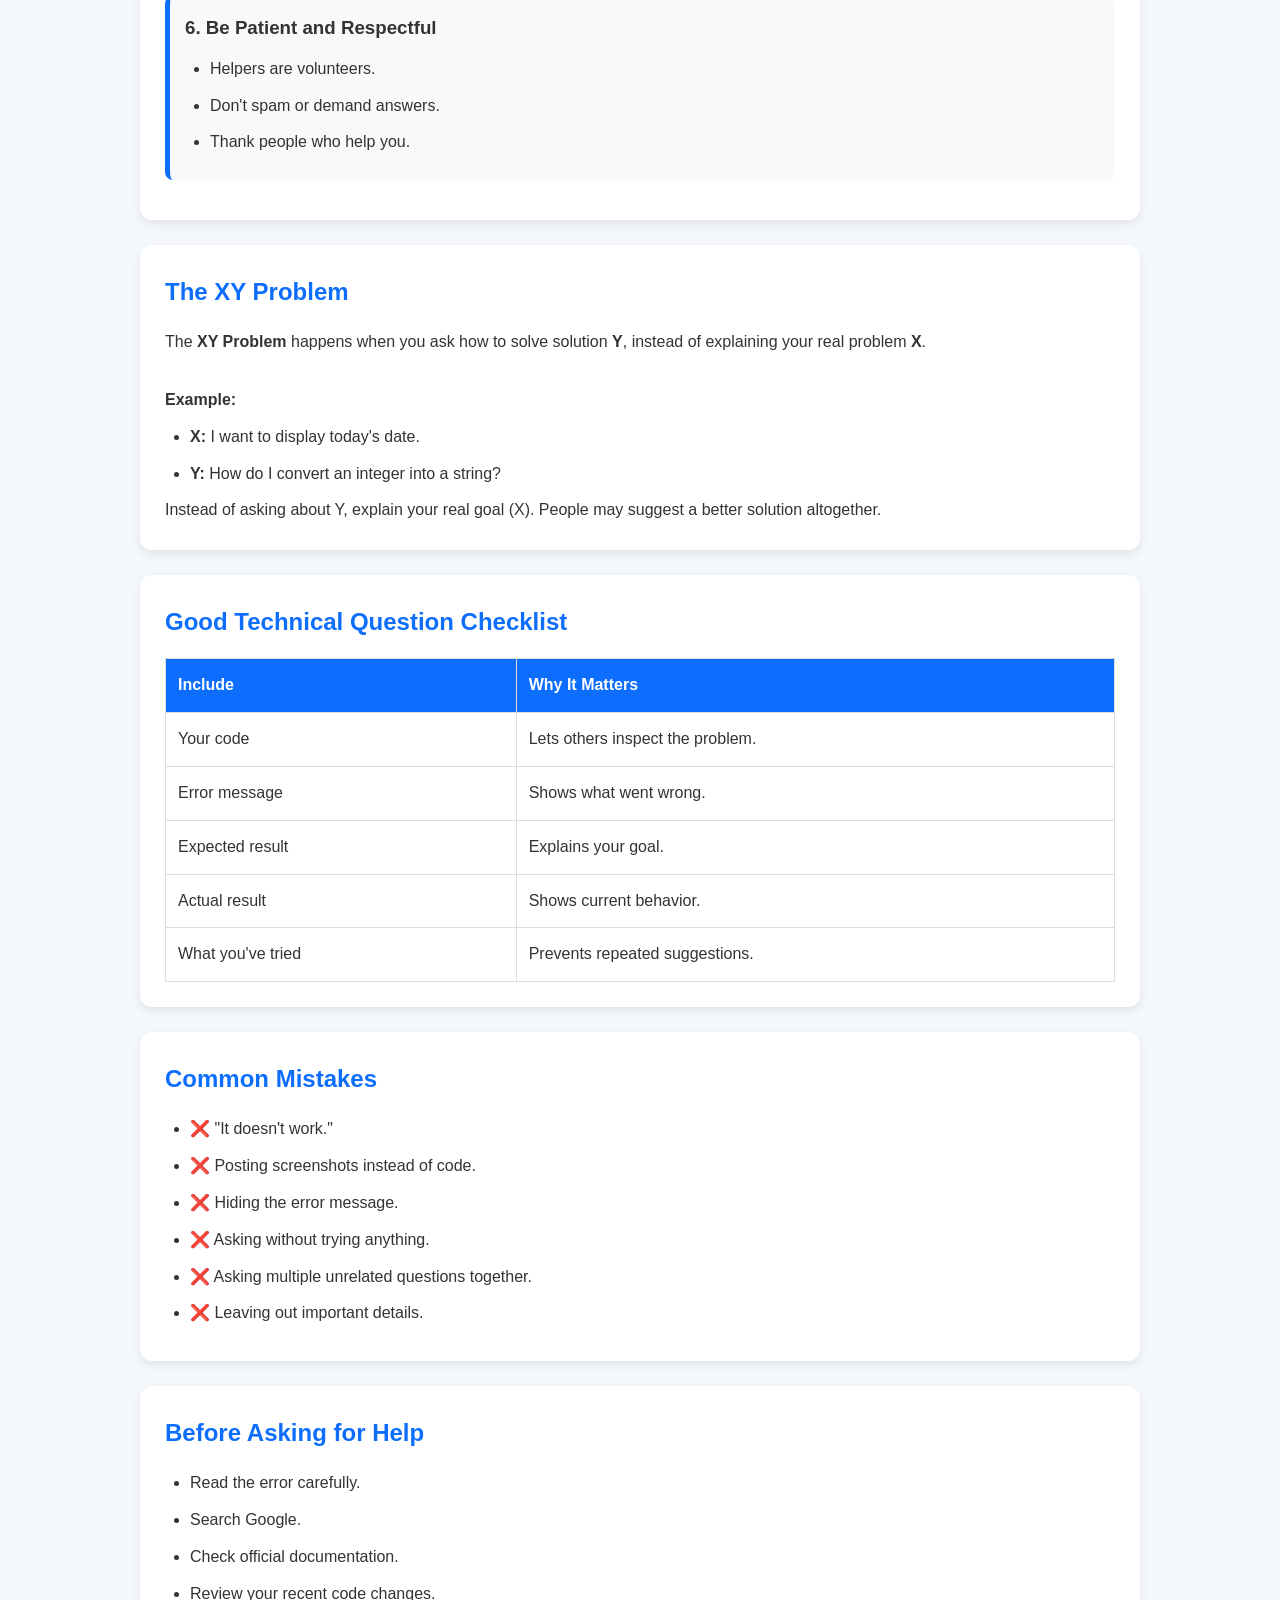
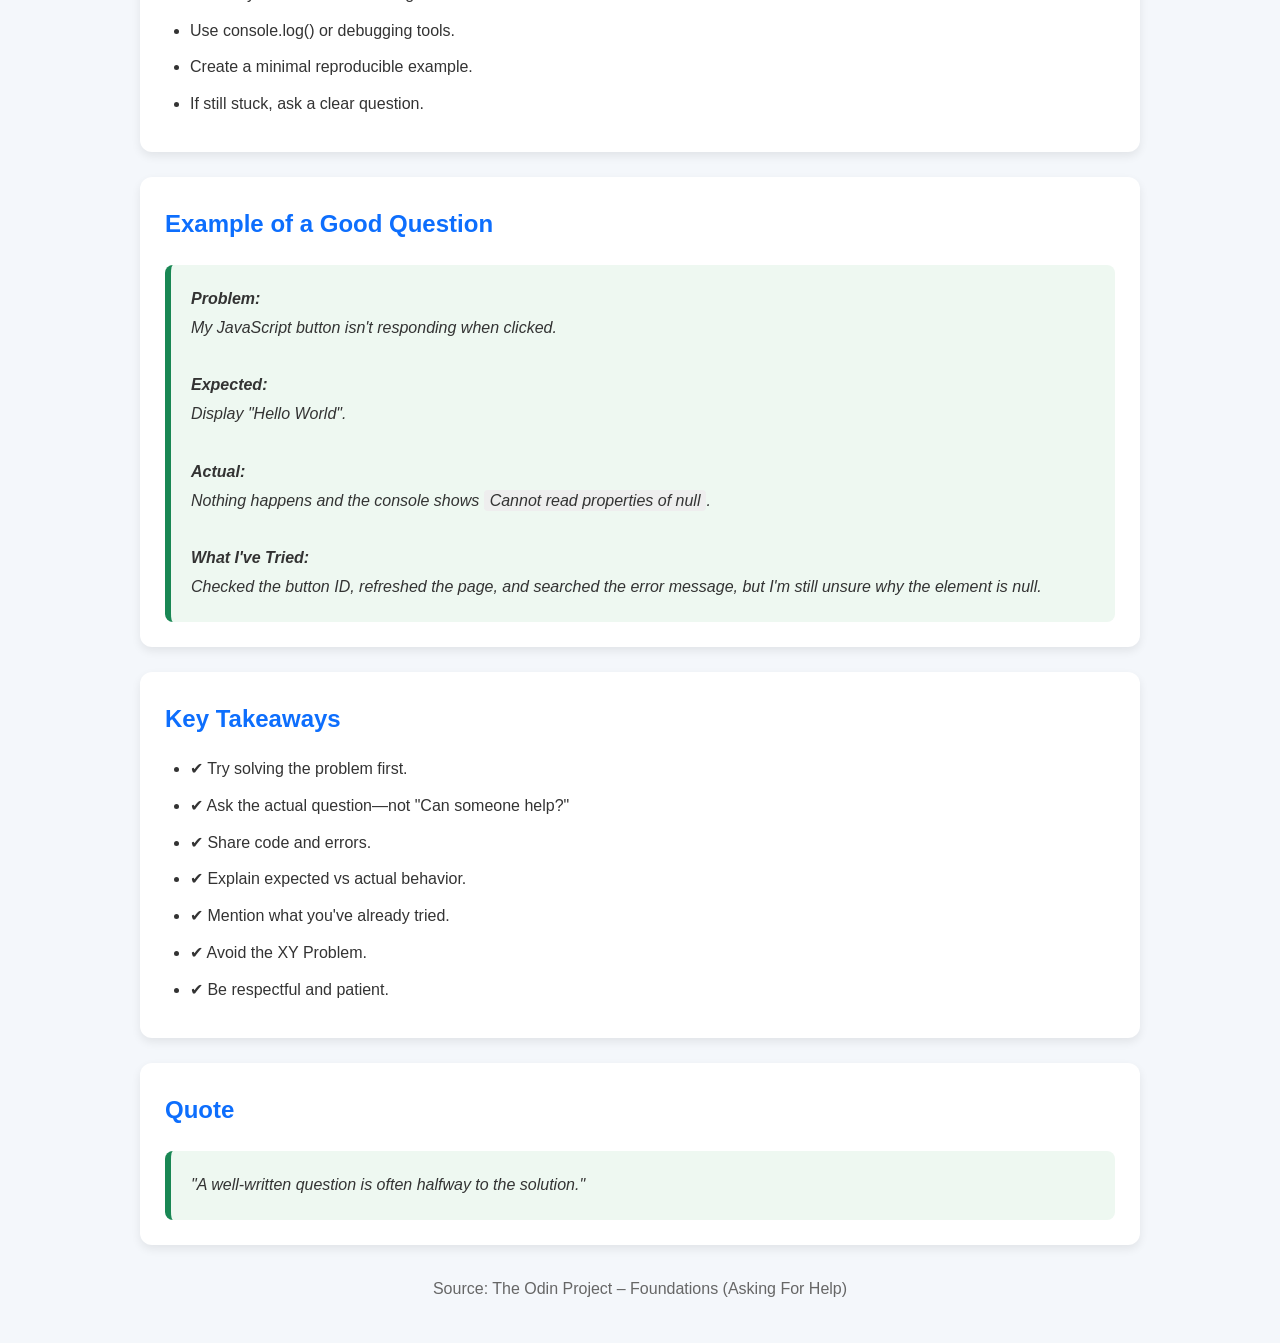
<file: Introduction/asking-for-help.html>
<!DOCTYPE html>
<html lang="en">
<head>
<meta charset="UTF-8">
<meta name="viewport" content="width=device-width, initial-scale=1.0">
<title>The Odin Project - Asking For Help Notes</title>

<style>
*{
    margin:0;
    padding:0;
    box-sizing:border-box;
    font-family:Arial, Helvetica, sans-serif;
}

body{
    background:#f4f7fb;
    color:#333;
    line-height:1.8;
}

.container{
    width:90%;
    max-width:1000px;
    margin:40px auto;
}

header{
    background:#0d6efd;
    color:#fff;
    padding:30px;
    border-radius:12px;
    text-align:center;
    margin-bottom:30px;
}

section{
    background:#fff;
    padding:25px;
    margin-bottom:25px;
    border-radius:12px;
    box-shadow:0 4px 10px rgba(0,0,0,.08);
}

h2{
    color:#0d6efd;
    margin-bottom:15px;
}

.card{
    background:#f8f9fa;
    border-left:5px solid #0d6efd;
    padding:15px;
    margin:15px 0;
    border-radius:8px;
}

.card h3{
    margin-bottom:10px;
}

ul{
    margin-left:25px;
}

li{
    margin:8px 0;
}

table{
    width:100%;
    border-collapse:collapse;
    margin-top:15px;
}

th,td{
    border:1px solid #ddd;
    padding:12px;
    text-align:left;
}

th{
    background:#0d6efd;
    color:#fff;
}

blockquote{
    margin-top:20px;
    background:#eef8f1;
    border-left:6px solid #198754;
    padding:20px;
    border-radius:8px;
    font-style:italic;
}

.highlight{
    color:#198754;
    font-weight:bold;
}

code{
    background:#eee;
    padding:2px 6px;
    border-radius:4px;
}

footer{
    text-align:center;
    color:#666;
    margin:30px 0;
}
</style>

</head>
<body>

<div class="container">

<header>
<h1> The Odin Project</h1>
<p><strong>Foundations – Asking For Help</strong></p>
</header>

<section>

<h2> Overview</h2>

<p>
Every developer gets stuck. Asking for help is an important skill, but asking
<strong>good technical questions</strong> helps others understand your problem and
allows them to give faster and better answers.
</p>

</section>

<section>

<h2> Main Lessons</h2>

<div class="card">
<h3>1. Try Solving It Yourself First</h3>

<ul>
<li>Read the error message carefully.</li>
<li>Search the documentation.</li>
<li>Google the problem.</li>
<li>Debug your code.</li>
<li>Only ask after making a genuine effort.</li>
</ul>

</div>

<div class="card">

<h3>2. Don't Ask "Can Someone Help?"</h3>

<ul>
<li>Ask your actual question immediately.</li>
<li>Explain the problem clearly.</li>
<li>People can only help when they know the issue.</li>
</ul>

</div>

<div class="card">

<h3>3. Provide Context</h3>

<ul>
<li>Share your code.</li>
<li>Include the exact error message.</li>
<li>Explain what you're trying to build.</li>
<li>Mention what you've already tried.</li>
</ul>

</div>

<div class="card">

<h3>4. Explain Expected vs Actual Result</h3>

<ul>
<li>What should happen?</li>
<li>What actually happened?</li>
<li>This makes debugging much easier.</li>
</ul>

</div>

<div class="card">

<h3>5. Use Proper Formatting</h3>

<ul>
<li>Format code using code blocks.</li>
<li>Keep your question organized.</li>
<li>Avoid screenshots of code whenever possible.</li>
</ul>

</div>

<div class="card">

<h3>6. Be Patient and Respectful</h3>

<ul>
<li>Helpers are volunteers.</li>
<li>Don't spam or demand answers.</li>
<li>Thank people who help you.</li>
</ul>

</div>

</section>

<section>

<h2> The XY Problem</h2>

<p>
The <strong>XY Problem</strong> happens when you ask how to solve solution <strong>Y</strong>,
instead of explaining your real problem <strong>X</strong>.
</p>

<br>

<p><strong>Example:</strong></p>

<ul>
<li><strong>X:</strong> I want to display today's date.</li>
<li><strong>Y:</strong> How do I convert an integer into a string?</li>
</ul>

<p>
Instead of asking about Y, explain your real goal (X). People may suggest a
better solution altogether.
</p>

</section>

<section>

<h2> Good Technical Question Checklist</h2>

<table>

<tr>
<th>Include</th>
<th>Why It Matters</th>
</tr>

<tr>
<td>Your code</td>
<td>Lets others inspect the problem.</td>
</tr>

<tr>
<td>Error message</td>
<td>Shows what went wrong.</td>
</tr>

<tr>
<td>Expected result</td>
<td>Explains your goal.</td>
</tr>

<tr>
<td>Actual result</td>
<td>Shows current behavior.</td>
</tr>

<tr>
<td>What you've tried</td>
<td>Prevents repeated suggestions.</td>
</tr>

</table>

</section>

<section>

<h2> Common Mistakes</h2>

<ul>
<li>❌ "It doesn't work."</li>
<li>❌ Posting screenshots instead of code.</li>
<li>❌ Hiding the error message.</li>
<li>❌ Asking without trying anything.</li>
<li>❌ Asking multiple unrelated questions together.</li>
<li>❌ Leaving out important details.</li>
</ul>

</section>

<section>

<h2> Before Asking for Help</h2>

<ul>
<li>Read the error carefully.</li>
<li>Search Google.</li>
<li>Check official documentation.</li>
<li>Review your recent code changes.</li>
<li>Use console.log() or debugging tools.</li>
<li>Create a minimal reproducible example.</li>
<li>If still stuck, ask a clear question.</li>
</ul>

</section>

<section>

<h2> Example of a Good Question</h2>

<blockquote>

<strong>Problem:</strong><br>
My JavaScript button isn't responding when clicked.<br><br>

<strong>Expected:</strong><br>
Display "Hello World".<br><br>

<strong>Actual:</strong><br>
Nothing happens and the console shows
<code>Cannot read properties of null</code>.<br><br>

<strong>What I've Tried:</strong><br>
Checked the button ID, refreshed the page, and searched the error message,
but I'm still unsure why the element is null.

</blockquote>

</section>

<section>

<h2> Key Takeaways</h2>

<ul>
<li>✔ Try solving the problem first.</li>
<li>✔ Ask the actual question—not "Can someone help?"</li>
<li>✔ Share code and errors.</li>
<li>✔ Explain expected vs actual behavior.</li>
<li>✔ Mention what you've already tried.</li>
<li>✔ Avoid the XY Problem.</li>
<li>✔ Be respectful and patient.</li>
</ul>

</section>

<section>

<h2> Quote</h2>

<blockquote>
"A well-written question is often halfway to the solution."
</blockquote>

</section>

<footer>
<p> Source: The Odin Project – Foundations (Asking For Help)</p>
</footer>

</div>

</body>
</html>
</file>
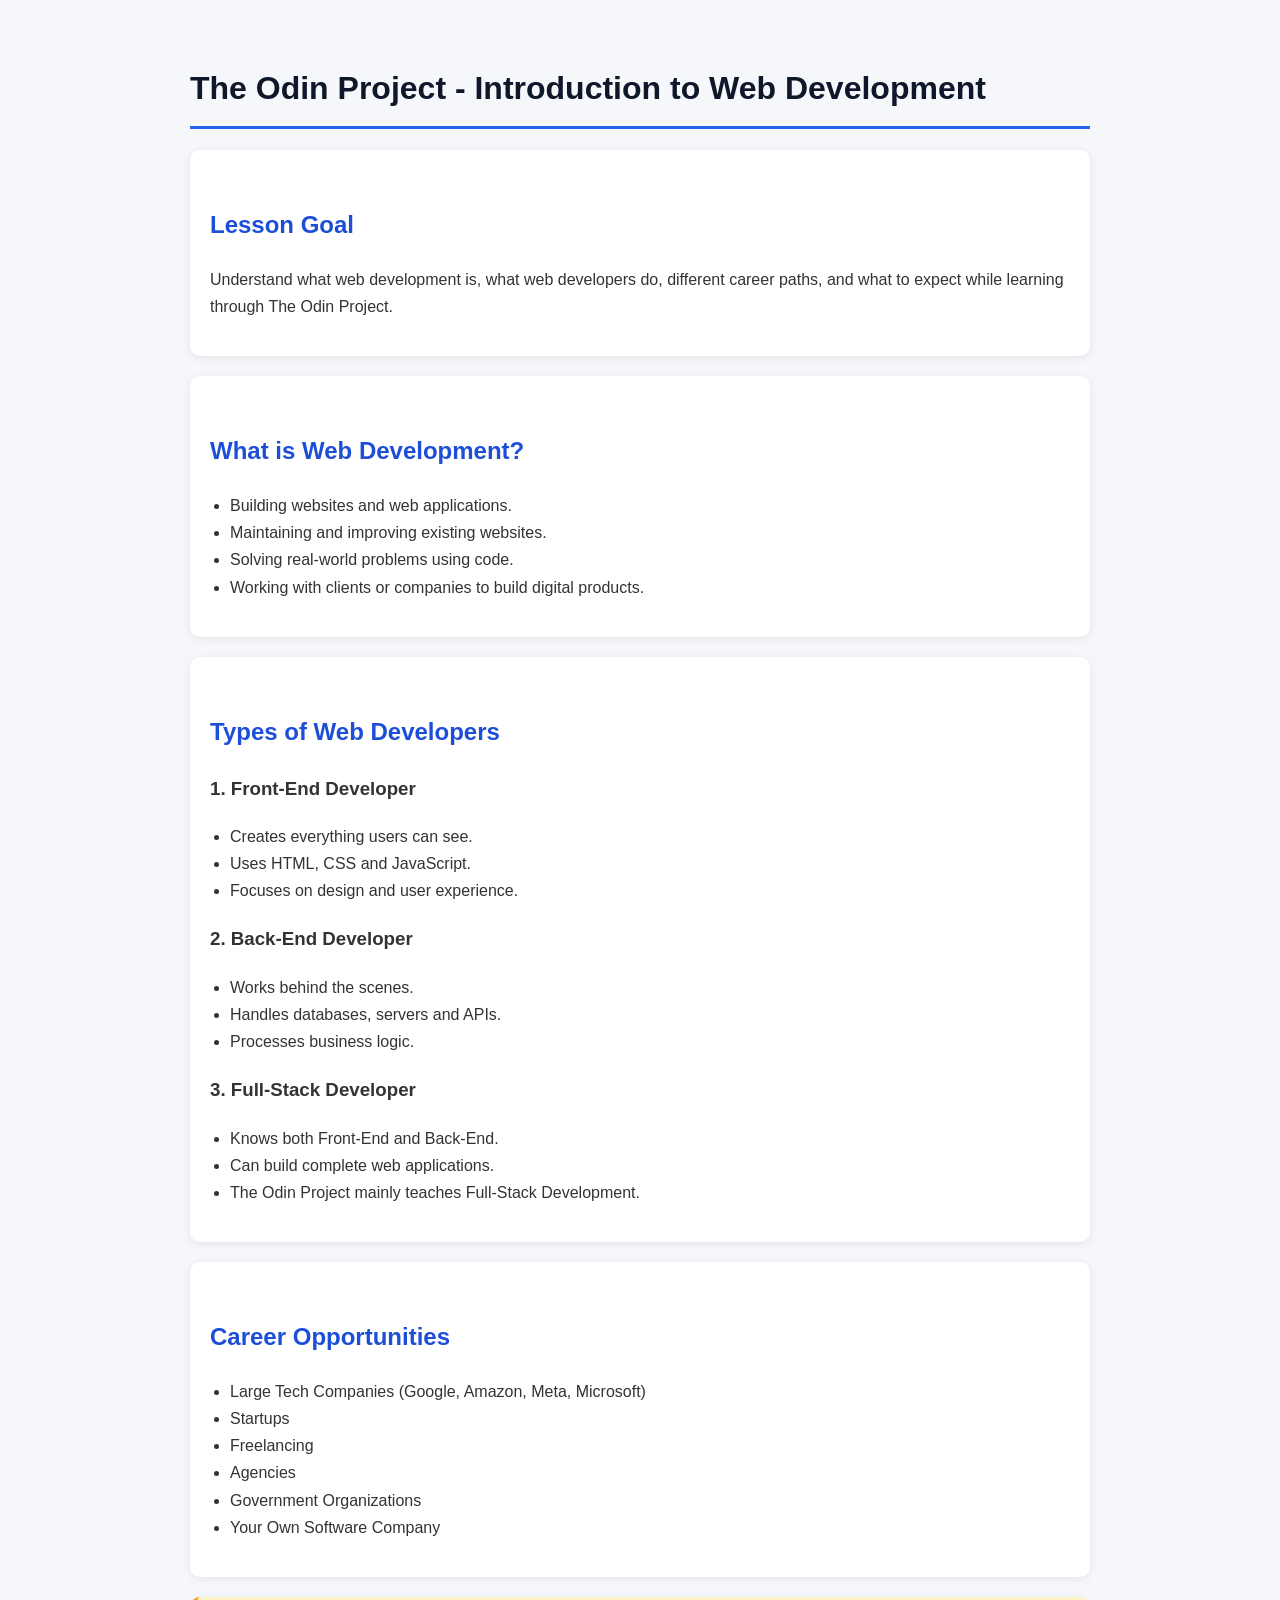
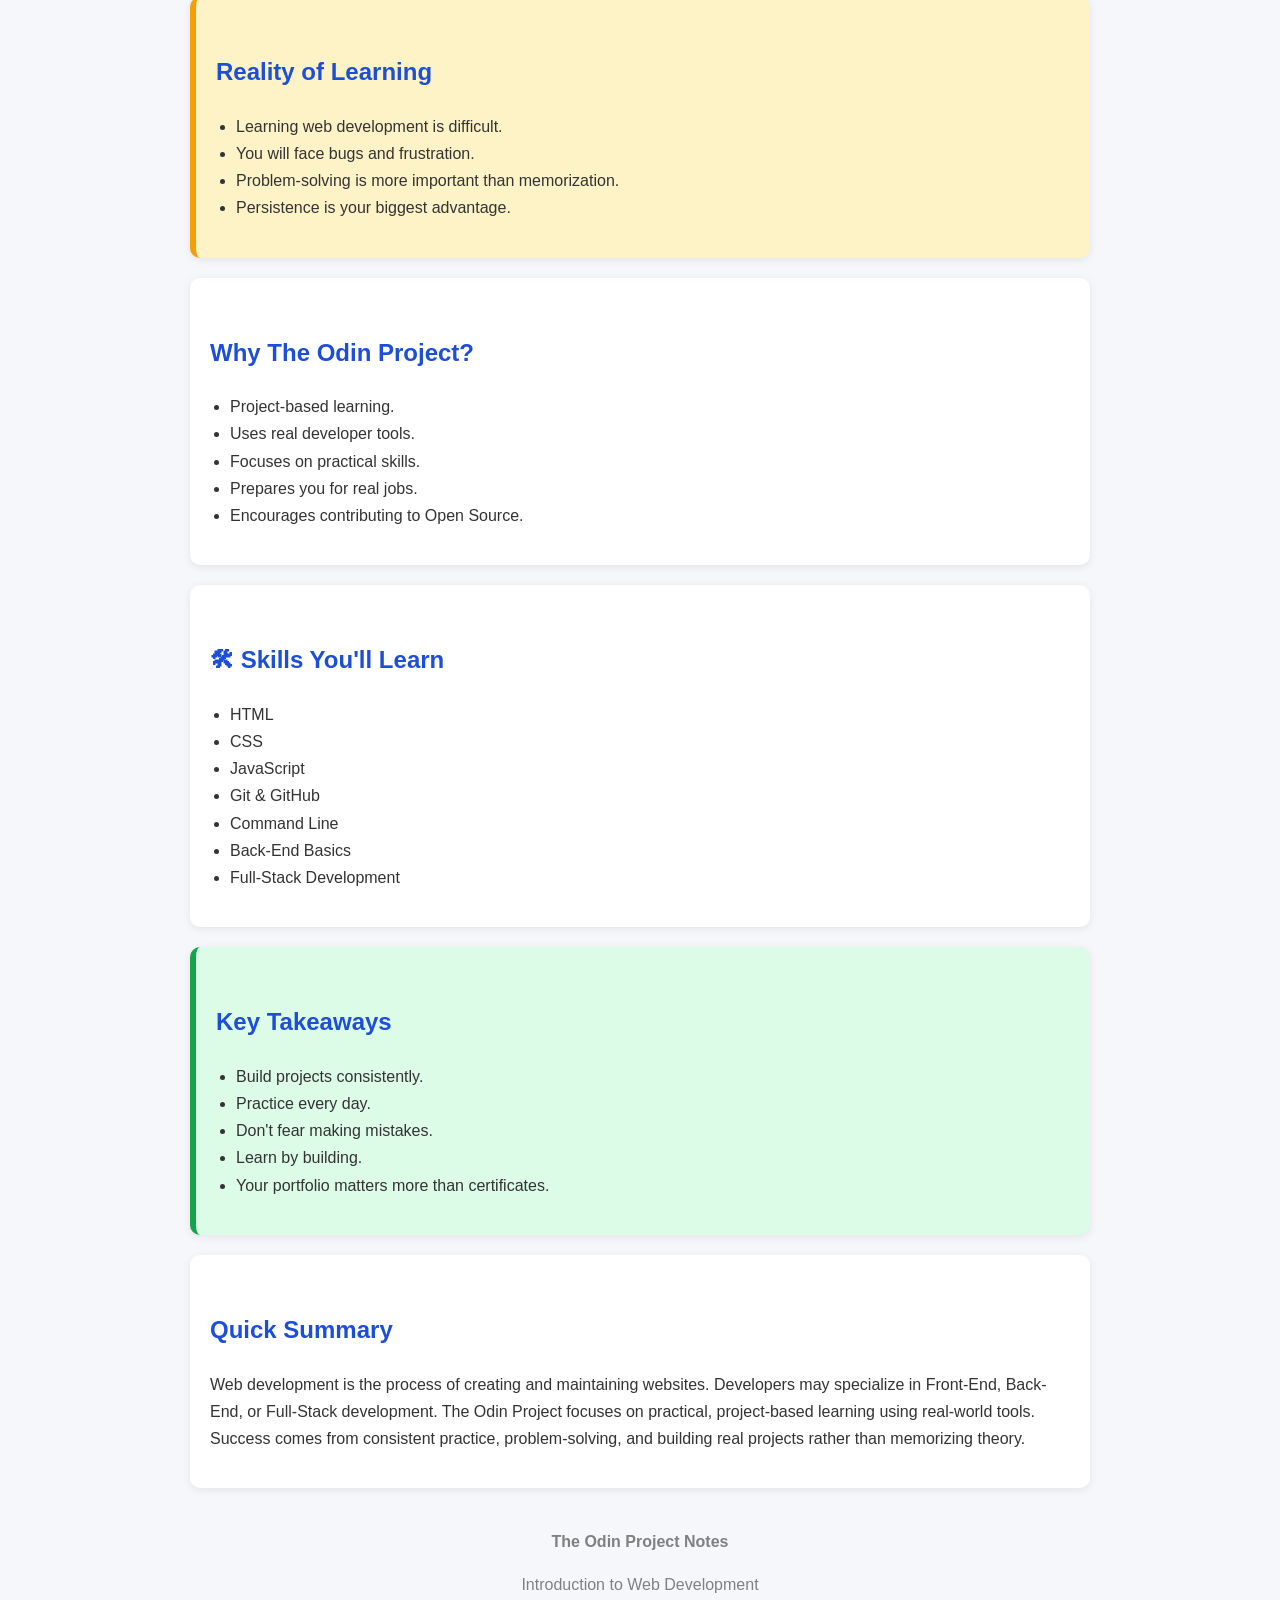
<file: Introduction/intro-to-webdevelopment.html>
<!DOCTYPE html>
<html lang="en">
<head>
    <meta charset="UTF-8">
    <meta name="viewport" content="width=device-width, initial-scale=1.0">
    <title>Introduction to Web Development - The Odin Project Notes</title>

    <style>
        body{
            font-family: Arial, Helvetica, sans-serif;
            background:#f5f7fb;
            color:#333;
            line-height:1.7;
            max-width:900px;
            margin:auto;
            padding:40px;
        }

        h1{
            color:#0f172a;
            border-bottom:3px solid #2563eb;
            padding-bottom:10px;
        }

        h2{
            color:#1d4ed8;
            margin-top:35px;
        }

        .box{
            background:white;
            padding:20px;
            border-radius:10px;
            margin:20px 0;
            box-shadow:0 2px 8px rgba(0,0,0,.08);
        }

        ul{
            padding-left:20px;
        }

        code{
            background:#eef2ff;
            padding:2px 6px;
            border-radius:5px;
        }

        .tip{
            background:#dcfce7;
            border-left:6px solid #16a34a;
        }

        .important{
            background:#fef3c7;
            border-left:6px solid #f59e0b;
        }

        footer{
            text-align:center;
            margin-top:40px;
            color:gray;
        }
    </style>
</head>
<body>

<h1> The Odin Project - Introduction to Web Development</h1>

<div class="box">
    <h2> Lesson Goal</h2>

    <p>
        Understand what web development is, what web developers do,
        different career paths, and what to expect while learning through
        The Odin Project.
    </p>
</div>

<div class="box">
    <h2> What is Web Development?</h2>

    <ul>
        <li>Building websites and web applications.</li>
        <li>Maintaining and improving existing websites.</li>
        <li>Solving real-world problems using code.</li>
        <li>Working with clients or companies to build digital products.</li>
    </ul>
</div>

<div class="box">
    <h2> Types of Web Developers</h2>

    <h3>1. Front-End Developer</h3>
    <ul>
        <li>Creates everything users can see.</li>
        <li>Uses HTML, CSS and JavaScript.</li>
        <li>Focuses on design and user experience.</li>
    </ul>

    <h3>2. Back-End Developer</h3>
    <ul>
        <li>Works behind the scenes.</li>
        <li>Handles databases, servers and APIs.</li>
        <li>Processes business logic.</li>
    </ul>

    <h3>3. Full-Stack Developer </h3>
    <ul>
        <li>Knows both Front-End and Back-End.</li>
        <li>Can build complete web applications.</li>
        <li>The Odin Project mainly teaches Full-Stack Development.</li>
    </ul>
</div>

<div class="box">
    <h2> Career Opportunities</h2>

    <ul>
        <li>Large Tech Companies (Google, Amazon, Meta, Microsoft)</li>
        <li>Startups</li>
        <li>Freelancing</li>
        <li>Agencies</li>
        <li>Government Organizations</li>
        <li>Your Own Software Company</li>
    </ul>
</div>

<div class="box important">
    <h2> Reality of Learning</h2>

    <ul>
        <li>Learning web development is difficult.</li>
        <li>You will face bugs and frustration.</li>
        <li>Problem-solving is more important than memorization.</li>
        <li>Persistence is your biggest advantage.</li>
    </ul>
</div>

<div class="box">
    <h2> Why The Odin Project?</h2>

    <ul>
        <li>Project-based learning.</li>
        <li>Uses real developer tools.</li>
        <li>Focuses on practical skills.</li>
        <li>Prepares you for real jobs.</li>
        <li>Encourages contributing to Open Source.</li>
    </ul>
</div>

<div class="box">
    <h2>🛠 Skills You'll Learn</h2>

    <ul>
        <li>HTML</li>
        <li>CSS</li>
        <li>JavaScript</li>
        <li>Git & GitHub</li>
        <li>Command Line</li>
        <li>Back-End Basics</li>
        <li>Full-Stack Development</li>
    </ul>
</div>

<div class="box tip">
    <h2> Key Takeaways</h2>

    <ul>
        <li>Build projects consistently.</li>
        <li>Practice every day.</li>
        <li>Don't fear making mistakes.</li>
        <li>Learn by building.</li>
        <li>Your portfolio matters more than certificates.</li>
    </ul>
</div>

<div class="box">
    <h2> Quick Summary</h2>

    <p>
        Web development is the process of creating and maintaining websites.
        Developers may specialize in Front-End, Back-End, or Full-Stack development.
        The Odin Project focuses on practical, project-based learning using real-world
        tools. Success comes from consistent practice, problem-solving, and building
        real projects rather than memorizing theory.
    </p>
</div>

<footer>
    <p><strong>The Odin Project Notes</strong></p>
    <p>Introduction to Web Development</p>
</footer>

</body>
</html>
</file>
<file: css-foundation/intro-to-css/style.css>
/* style.css */
div {
    color: rgb(243, 240, 255);
    background-color: brown;
}
/* for class we use . dot */
.text {
    color:coral;
}
/* for id we use # hash */
#myid {
    background-color: antiquewhite;
}
/* group selectors */
.read, .unread {
    color: aliceblue;
    background-color: black;
}
/* chaining selectors. */
.subsection.header {
color: red;
}
/* chaining */
.subsection#preview {
    color: blueviolet;
}
/* .ancestors .contents {
    /* some declerations * */
</file>
<file: css-foundation/the-cascade/style.css>
.subsection{
    color: blueviolet;
}

/* rule two */
.main .list {
    color: red;
}
/* but rule 2 is more specific because it is using more class selectors, */

/* rule1 */
#subsection {
    color: blue;
}
/* rule one will win because its an ID  */
/* rule two  */
.main .list{
    color: red;
}
#subsection-one {
    background-color: yellow;
    color: blue;
}
.main-one #subsection-one {
    color: red;
}

/* understand this */
/* rule 1 */
/* Rule 1 uses a chaining selector (no space) */
.class.second-class {
  font-size: 12px;
}

/* rule 2 */
/* rule 2 uses a descendant combinator (the empty space). */
.class .second-class {
  font-size: 24px;
}

.class > .second-class {
  font-size: 24px;
}
/* class > child combinator */
/* (>), this does not change the specificity value. */

/* rule 1 */
* {
  color: black;
}
/* rule 1 uses the universal selector (*) which has no specificity value. */
/* styles.css */

#parent {
  color: red;
}

.child {
  color: blue;
}
/* Despite the parent element having a higher specificity with an ID, the child element would have the color: blue style applied since that declaration directly targets it, while color: red from the parent is only inherited. */

/* rule order -- Whichever rule was the last defined is the winner. */
/* styles.css */

.alert {
  color: red;
}

.warning {
  color: yellow;
}
</file>
<file: flexbox/growing-and-shrinking/style.css>
/* div {
    flex: 1;
} */
/* In the above code, flex: 1 equates to: flex-grow: 1, flex-shrink: 1, flex-basis: 0. */

.flex-container div {
    display: flex;
    background: burlywood;
    border: 4px solid brown;
    height: 100px;
    width: 250px;
    flex: 1 1 0%;
}
/* only div.two is selected here */
.flex-container .two {
    flex-shrink: 0%;
}
/* The default shrink factor is flex-shrink: 1, */
/* If you do not want an item to shrink then you can specify flex-shrink: 0; */
</file>
<file: flexbox/intro-to-flexbox/style.css>
.flex-container {
  display: flex;
}

/* this selector selects all divs inside of .flex-container */
.flex-container div {
  background: peachpuff;
  border: 4px solid brown;
  height: 100px;
  /* flex: 1; */
}
</file>
